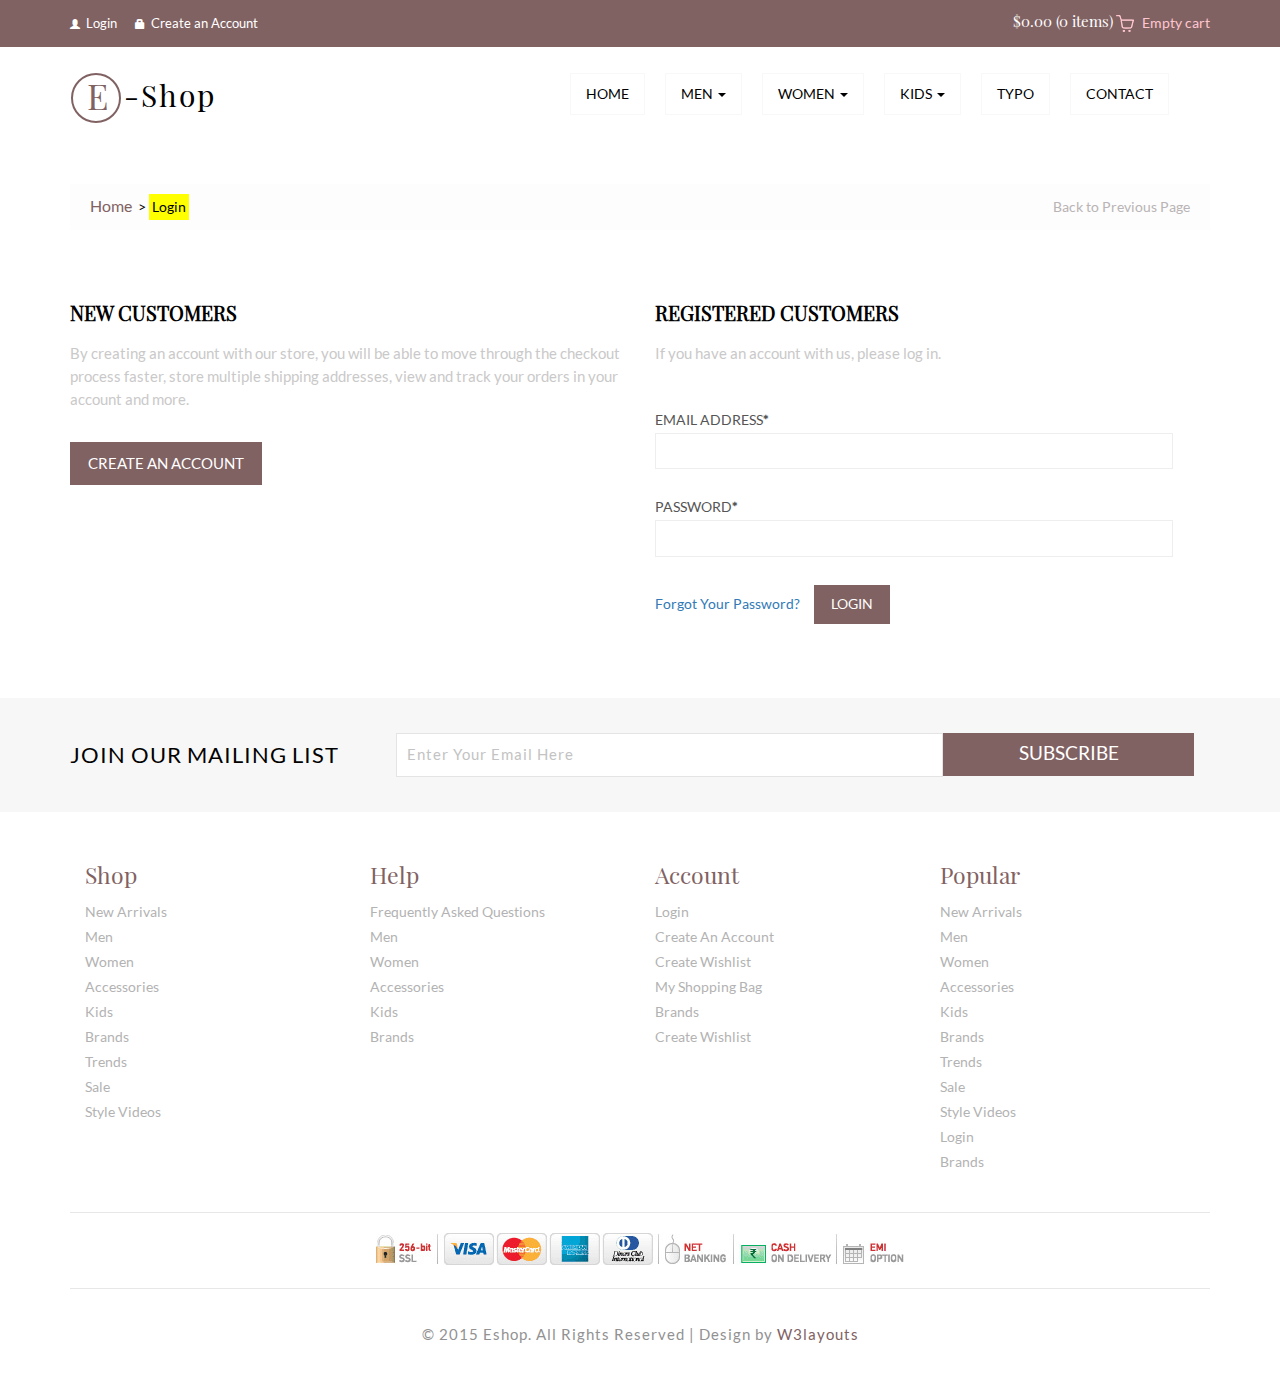
<file: web/account.html>
<!--
Author: W3layouts
Author URL: http://w3layouts.com
License: Creative Commons Attribution 3.0 Unported
License URL: http://creativecommons.org/licenses/by/3.0/
-->
<!DOCTYPE html>
<html>
<head>
<title>Eshop a Flat E-Commerce Bootstrap Responsive Website Template | Account :: w3layouts</title>
<link href="css/bootstrap.css" rel='stylesheet' type='text/css' />
<!-- jQuery (necessary for Bootstrap's JavaScript plugins) -->
<script src="js/jquery.min.js"></script>
<!-- Custom Theme files -->
<link href="css/style.css" rel="stylesheet" type="text/css" media="all" />
<!-- Custom Theme files -->
<meta name="viewport" content="width=device-width, initial-scale=1">
<meta http-equiv="Content-Type" content="text/html; charset=utf-8" />
<meta name="keywords" content="Eshop Responsive web template, Bootstrap Web Templates, Flat Web Templates, Andriod Compatible web template, 
Smartphone Compatible web template, free webdesigns for Nokia, Samsung, LG, SonyErricsson, Motorola web design" />
<script type="application/x-javascript"> addEventListener("load", function() { setTimeout(hideURLbar, 0); }, false); function hideURLbar(){ window.scrollTo(0,1); } </script>
<!--webfont-->
<!-- for bootstrap working -->
	<script type="text/javascript" src="js/bootstrap-3.1.1.min.js"></script>
<!-- //for bootstrap working -->
<!-- cart -->
	<script src="js/simpleCart.min.js"> </script>
<!-- cart -->
<link rel="stylesheet" href="css/flexslider.css" type="text/css" media="screen" />
</head>
<body>
	<!-- header-section-starts -->
	<div class="header">
		<div class="header-top-strip">
			<div class="container">
				<div class="header-top-left">
					<ul>
						<li><a href="account.html"><span class="glyphicon glyphicon-user"> </span>Login</a></li>
						<li><a href="register.html"><span class="glyphicon glyphicon-lock"> </span>Create an Account</a></li>			
					</ul>
				</div>
				<div class="header-right">
						<div class="cart box_1">
							<a href="checkout.html">
								<h3> <span class="simpleCart_total"> $0.00 </span> (<span id="simpleCart_quantity" class="simpleCart_quantity"> 0 </span> items)<img src="images/bag.png" alt=""></h3>
							</a>	
							<p><a href="javascript:;" class="simpleCart_empty">Empty cart</a></p>
							<div class="clearfix"> </div>
						</div>
				</div>
				<div class="clearfix"> </div>
			</div>
		</div>
	</div>
	<!-- header-section-ends -->
	<div class="inner-banner">
		<div class="container">
			<div class="banner-top inner-head">
				<nav class="navbar navbar-default" role="navigation">
	    <div class="navbar-header">
	        <button type="button" class="navbar-toggle" data-toggle="collapse" data-target="#bs-example-navbar-collapse-1">
		        <span class="sr-only">Toggle navigation</span>
		        <span class="icon-bar"></span>
		        <span class="icon-bar"></span>
		        <span class="icon-bar"></span>
	        </button>
				<div class="logo">
					<h1><a href="index.html"><span>E</span> -Shop</a></h1>
				</div>
	    </div>
	    <!--/.navbar-header-->
	
	    <div class="collapse navbar-collapse" id="bs-example-navbar-collapse-1">
	        <ul class="nav navbar-nav">
			<li><a href="index.html">Home</a></li>
		        <li class="dropdown">
		            <a href="#" class="dropdown-toggle" data-toggle="dropdown">Men <b class="caret"></b></a>
		            <ul class="dropdown-menu multi-column columns-3">
			            <div class="row">
				            <div class="col-sm-4">
					            <ul class="multi-column-dropdown">
									<h6>NEW IN</h6>
						            <li><a href="products.html">New In Clothing</a></li>
						            <li><a href="products.html">New In Bags</a></li>
						            <li><a href="products.html">New In Shoes</a></li>
						            <li><a href="products.html">New In Watches</a></li>
						            <li><a href="products.html">New In Grooming</a></li>
					            </ul>
				            </div>
				            <div class="col-sm-4">
					            <ul class="multi-column-dropdown">
									<h6>CLOTHING</h6>
						            <li><a href="products.html">Polos & Tees</a></li>
						            <li><a href="products.html">Casual Shirts</a></li>
						            <li><a href="products.html">Casual Trousers</a></li>
						            <li><a href="products.html">Jeans</a></li>
						            <li><a href="products.html">Shorts & 3/4th</a></li>
						            <li><a href="products.html">Formal Shirts</a></li>
						            <li><a href="products.html">Formal Trousers</a></li>
						            <li><a href="products.html">Suits & Blazers</a></li>
						            <li><a href="products.html">Track Wear</a></li>
						            <li><a href="products.html">Inner Wear</a></li>
					            </ul>
				            </div>
				            <div class="col-sm-4">
					            <ul class="multi-column-dropdown">
									<h6>WATCHES</h6>
						            <li><a href="products.html">Analog</a></li>
						            <li><a href="products.html">Chronograph</a></li>
						            <li><a href="products.html">Digital</a></li>
						            <li><a href="products.html">Watch Cases</a></li>
					            </ul>
				            </div>
							<div class="clearfix"></div>
			            </div>
		            </ul>
		        </li>
		        <li class="dropdown">
		            <a href="#" class="dropdown-toggle" data-toggle="dropdown">women <b class="caret"></b></a>
		            <ul class="dropdown-menu multi-column columns-3">
			            <div class="row">
				            <div class="col-sm-4">
					            <ul class="multi-column-dropdown">
									<h6>NEW IN</h6>
						            <li><a href="products.html">New In Clothing</a></li>
						            <li><a href="products.html">New In Bags</a></li>
						            <li><a href="products.html">New In Shoes</a></li>
						            <li><a href="products.html">New In Watches</a></li>
						            <li><a href="products.html">New In Beauty</a></li>
					            </ul>
				            </div>
				            <div class="col-sm-4">
					            <ul class="multi-column-dropdown">
									<h6>CLOTHING</h6>
						            <li><a href="products.html">Polos & Tees</a></li>
						            <li><a href="products.html">Casual Shirts</a></li>
						            <li><a href="products.html">Casual Trousers</a></li>
						            <li><a href="products.html">Jeans</a></li>
						            <li><a href="products.html">Shorts & 3/4th</a></li>
						            <li><a href="products.html">Formal Shirts</a></li>
						            <li><a href="products.html">Formal Trousers</a></li>
						            <li><a href="products.html">Suits & Blazers</a></li>
						            <li><a href="products.html">Track Wear</a></li>
						            <li><a href="products.html">Inner Wear</a></li>
					            </ul>
				            </div>
				            <div class="col-sm-4">
					            <ul class="multi-column-dropdown">
									<h6>WATCHES</h6>
						            <li><a href="products.html">Analog</a></li>
						            <li><a href="products.html">Chronograph</a></li>
						            <li><a href="products.html">Digital</a></li>
						            <li><a href="products.html">Watch Cases</a></li>
					            </ul>
				            </div>
							<div class="clearfix"></div>
			            </div>
		            </ul>
		        </li>
		        <li class="dropdown">
		        	<a href="#" class="dropdown-toggle" data-toggle="dropdown">kids <b class="caret"></b></a>
		            <ul class="dropdown-menu multi-column columns-2">
			            <div class="row">
				            <div class="col-sm-6">
					            <ul class="multi-column-dropdown">
									<h6>NEW IN</h6>
						            <li><a href="products.html">New In Boys Clothing</a></li>
						            <li><a href="products.html">New In Girls Clothing</a></li>
						            <li><a href="products.html">New In Boys Shoes</a></li>
						            <li><a href="products.html">New In Girls Shoes</a></li>
					            </ul>
				            </div>
				            <div class="col-sm-6">
					             <ul class="multi-column-dropdown">
									<h6>ACCESSORIES</h6>
						            <li><a href="products.html">Bags</a></li>
						            <li><a href="products.html">Watches</a></li>
						            <li><a href="products.html">Sun Glasses</a></li>
						            <li><a href="products.html">Jewellery</a></li>
					            </ul>
				            </div>
							<div class="clearfix"></div>
			            </div>
		            </ul>
		        </li>
					<li><a href="typography.html">TYPO</a></li>
					<li><a href="contact.html">CONTACT</a></li>
	        </ul>
	    </div>
	    <!--/.navbar-collapse-->
	</nav>
	<!--/.navbar-->
</div>
	</div>
		</div>
		<!-- content-section-starts -->
	<div class="content">
	<div class="container">
		<div class="login-page">
			    <div class="dreamcrub">
			   	 <ul class="breadcrumbs">
                    <li class="home">
                       <a href="index.html" title="Go to Home Page">Home</a>&nbsp;
                       <span>&gt;</span>
                    </li>
                    <li class="women">
                       Login
                    </li>
                </ul>
                <ul class="previous">
                	<li><a href="index.html">Back to Previous Page</a></li>
                </ul>
                <div class="clearfix"></div>
			   </div>
			   <div class="account_grid">
			   <div class="col-md-6 login-left wow fadeInLeft" data-wow-delay="0.4s">
			  	 <h2>NEW CUSTOMERS</h2>
				 <p>By creating an account with our store, you will be able to move through the checkout process faster, store multiple shipping addresses, view and track your orders in your account and more.</p>
				 <a class="acount-btn" href="register.html">Create an Account</a>
			   </div>
			   <div class="col-md-6 login-right wow fadeInRight" data-wow-delay="0.4s">
			  	<h3>REGISTERED CUSTOMERS</h3>
				<p>If you have an account with us, please log in.</p>
				<form>
				  <div>
					<span>Email Address<label>*</label></span>
					<input type="text"> 
				  </div>
				  <div>
					<span>Password<label>*</label></span>
					<input type="password"> 
				  </div>
				  <a class="forgot" href="#">Forgot Your Password?</a>
				  <input type="submit" value="Login">
			    </form>
			   </div>	
			   <div class="clearfix"> </div>
			 </div>
		   </div>
</div>
		<div class="news-letter">
			<div class="container">
				<div class="join">
					<h6>JOIN OUR MAILING LIST</h6>
					<div class="sub-left-right">
						<form>
							<input type="text" value="Enter Your Email Here" onfocus="this.value = '';" onblur="if (this.value == '') {this.value = 'Enter Your Email Here';}" />
							<input type="submit" value="SUBSCRIBE" />
						</form>
					</div>
					<div class="clearfix"> </div>
				</div>
			</div>
		</div>
		</div>
		<div class="footer">
		<div class="container">
		 <div class="footer_top">
			<div class="span_of_4">
				<div class="col-md-3 span1_of_4">
					<h4>Shop</h4>
					<ul class="f_nav">
						<li><a href="#">new arrivals</a></li>
						<li><a href="#">men</a></li>
						<li><a href="#">women</a></li>
						<li><a href="#">accessories</a></li>
						<li><a href="#">kids</a></li>
						<li><a href="#">brands</a></li>
						<li><a href="#">trends</a></li>
						<li><a href="#">sale</a></li>
						<li><a href="#">style videos</a></li>
					</ul>	
				</div>
				<div class="col-md-3 span1_of_4">
					<h4>help</h4>
					<ul class="f_nav">
						<li><a href="#">frequently asked  questions</a></li>
						<li><a href="#">men</a></li>
						<li><a href="#">women</a></li>
						<li><a href="#">accessories</a></li>
						<li><a href="#">kids</a></li>
						<li><a href="#">brands</a></li>
					</ul>	
				</div>
				<div class="col-md-3 span1_of_4">
					<h4>account</h4>
					<ul class="f_nav">
						<li><a href="account.html">login</a></li>
						<li><a href="register.html">create an account</a></li>
						<li><a href="#">create wishlist</a></li>
						<li><a href="checkout.html">my shopping bag</a></li>
						<li><a href="#">brands</a></li>
						<li><a href="#">create wishlist</a></li>
					</ul>	
				</div>
				<div class="col-md-3 span1_of_4">
					<h4>popular</h4>
					<ul class="f_nav">
						<li><a href="#">new arrivals</a></li>
						<li><a href="#">men</a></li>
						<li><a href="#">women</a></li>
						<li><a href="#">accessories</a></li>
						<li><a href="#">kids</a></li>
						<li><a href="#">brands</a></li>
						<li><a href="#">trends</a></li>
						<li><a href="#">sale</a></li>
						<li><a href="#">style videos</a></li>
						<li><a href="#">login</a></li>
						<li><a href="#">brands</a></li>
					</ul>			
				</div>
				<div class="clearfix"></div>
				</div>
		  </div>
		  <div class="cards text-center">
				<img src="images/cards.jpg" alt="" />
		  </div>
		  <div class="copyright text-center">
				<p>© 2015 Eshop. All Rights Reserved | Design by   <a href="http://w3layouts.com">  W3layouts</a></p>
		  </div>
		</div>
		</div>
</body>
</html>
</file>
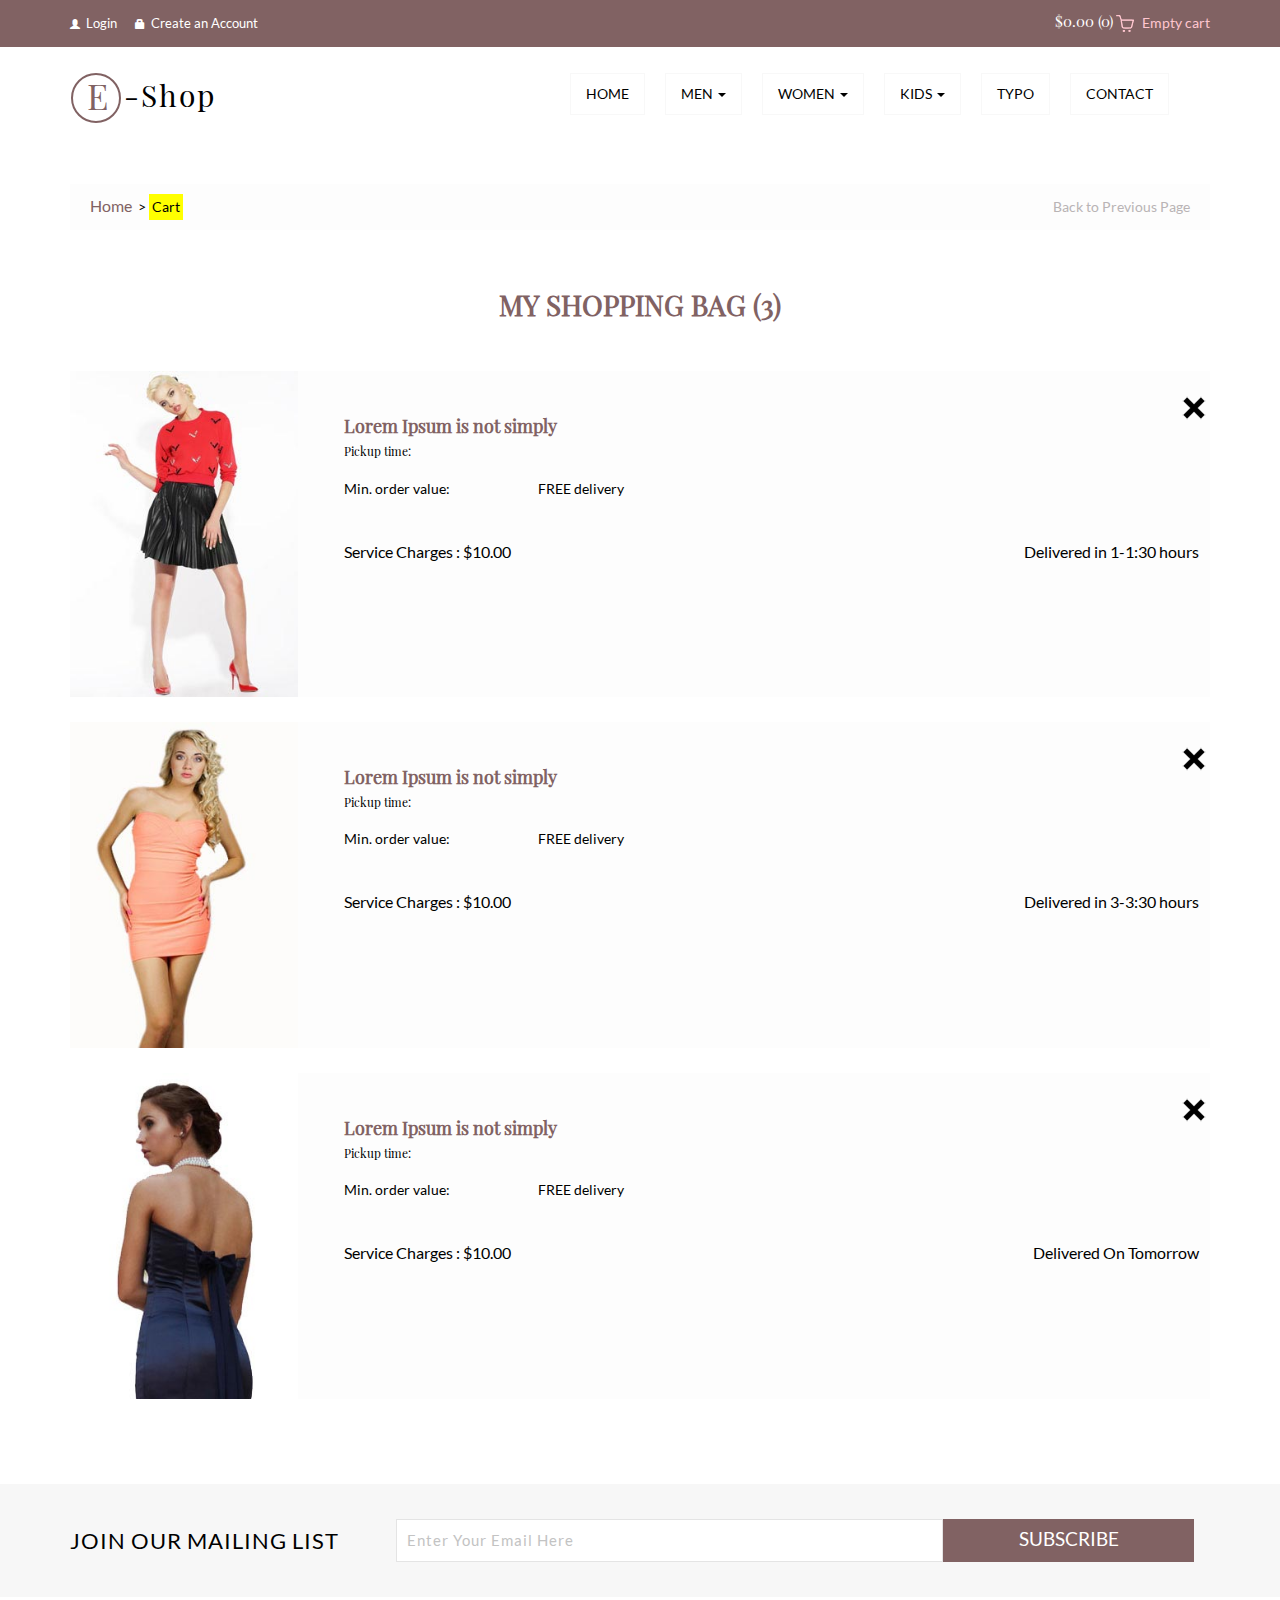
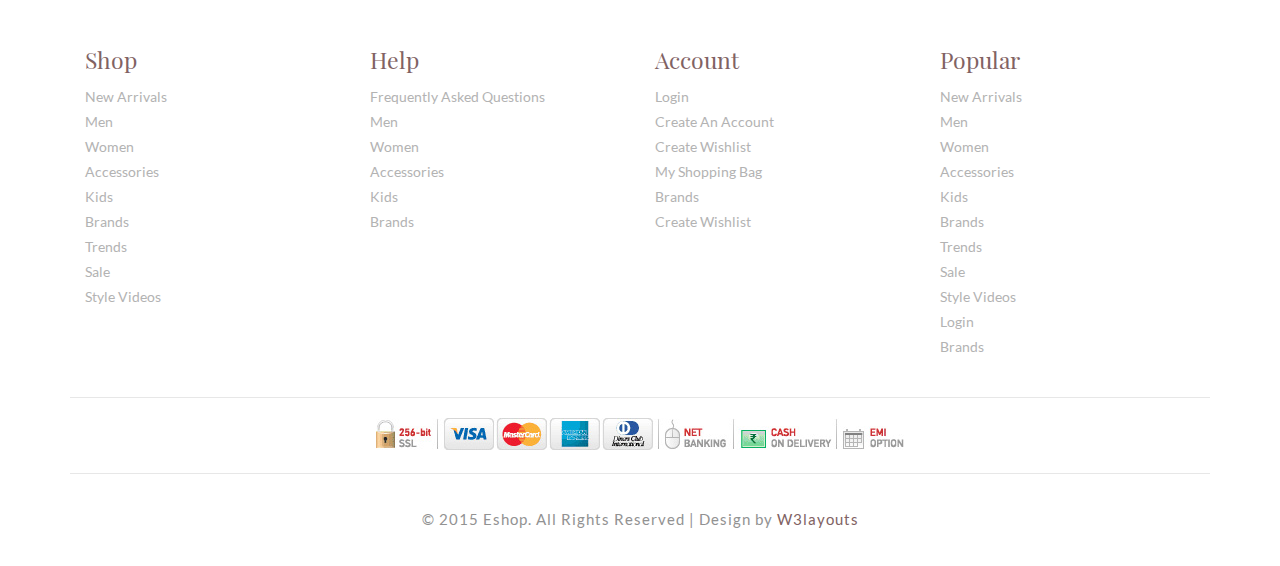
<file: web/checkout.html>
<!--
Author: W3layouts
Author URL: http://w3layouts.com
License: Creative Commons Attribution 3.0 Unported
License URL: http://creativecommons.org/licenses/by/3.0/
-->
<!DOCTYPE html>
<html>
<head>
<title>Eshop a Flat E-Commerce Bootstrap Responsive Website Template | Chectout :: w3layouts</title>
<link href="css/bootstrap.css" rel='stylesheet' type='text/css' />
<!-- jQuery (necessary for Bootstrap's JavaScript plugins) -->
<script src="js/jquery.min.js"></script>
<!-- Custom Theme files -->
<link href="css/style.css" rel="stylesheet" type="text/css" media="all" />
<!-- Custom Theme files -->
<meta name="viewport" content="width=device-width, initial-scale=1">
<meta http-equiv="Content-Type" content="text/html; charset=utf-8" />
<meta name="keywords" content="Eshop Responsive web template, Bootstrap Web Templates, Flat Web Templates, Andriod Compatible web template, 
Smartphone Compatible web template, free webdesigns for Nokia, Samsung, LG, SonyErricsson, Motorola web design" />
<script type="application/x-javascript"> addEventListener("load", function() { setTimeout(hideURLbar, 0); }, false); function hideURLbar(){ window.scrollTo(0,1); } </script>
<!--webfont-->
<!-- for bootstrap working -->
	<script type="text/javascript" src="js/bootstrap-3.1.1.min.js"></script>
<!-- //for bootstrap working -->
<!-- cart -->
	<script src="js/simpleCart.min.js"> </script>
<!-- cart -->
<link rel="stylesheet" href="css/flexslider.css" type="text/css" media="screen" />
</head>
<body>
	<!-- header-section-starts -->
	<div class="header">
		<div class="header-top-strip">
			<div class="container">
				<div class="header-top-left">
					<ul>
						<li><a href="account.html"><span class="glyphicon glyphicon-user"> </span>Login</a></li>
						<li><a href="register.html"><span class="glyphicon glyphicon-lock"> </span>Create an Account</a></li>			
					</ul>
				</div>
				<div class="header-right">
						<div class="cart box_1">
							<a href="checkout.html">
								<h3> <span class="simpleCart_total"> $0.00 </span> (<span id="simpleCart_quantity" class="simpleCart_quantity"> 0 </span>)<img src="images/bag.png" alt=""></h3>
							</a>	
							<p><a href="javascript:;" class="simpleCart_empty">Empty cart</a></p>
							<div class="clearfix"> </div>
						</div>
				</div>
				<div class="clearfix"> </div>
			</div>
		</div>
	</div>
	<!-- header-section-ends -->
	<div class="inner-banner">
		<div class="container">
			<div class="banner-top inner-head">
				<nav class="navbar navbar-default" role="navigation">
	    <div class="navbar-header">
	        <button type="button" class="navbar-toggle" data-toggle="collapse" data-target="#bs-example-navbar-collapse-1">
		        <span class="sr-only">Toggle navigation</span>
		        <span class="icon-bar"></span>
		        <span class="icon-bar"></span>
		        <span class="icon-bar"></span>
	        </button>
				<div class="logo">
					<h1><a href="index.html"><span>E</span> -Shop</a></h1>
				</div>
	    </div>
	    <!--/.navbar-header-->
	
	    <div class="collapse navbar-collapse" id="bs-example-navbar-collapse-1">
	        <ul class="nav navbar-nav">
			<li><a href="index.html">Home</a></li>
		        <li class="dropdown">
		            <a href="#" class="dropdown-toggle" data-toggle="dropdown">Men <b class="caret"></b></a>
		            <ul class="dropdown-menu multi-column columns-3">
			            <div class="row">
				            <div class="col-sm-4">
					            <ul class="multi-column-dropdown">
									<h6>NEW IN</h6>
						            <li><a href="products.html">New In Clothing</a></li>
						            <li><a href="products.html">New In Bags</a></li>
						            <li><a href="products.html">New In Shoes</a></li>
						            <li><a href="products.html">New In Watches</a></li>
						            <li><a href="products.html">New In Grooming</a></li>
					            </ul>
				            </div>
				            <div class="col-sm-4">
					            <ul class="multi-column-dropdown">
									<h6>CLOTHING</h6>
						            <li><a href="products.html">Polos & Tees</a></li>
						            <li><a href="products.html">Casual Shirts</a></li>
						            <li><a href="products.html">Casual Trousers</a></li>
						            <li><a href="products.html">Jeans</a></li>
						            <li><a href="products.html">Shorts & 3/4th</a></li>
						            <li><a href="products.html">Formal Shirts</a></li>
						            <li><a href="products.html">Formal Trousers</a></li>
						            <li><a href="products.html">Suits & Blazers</a></li>
						            <li><a href="products.html">Track Wear</a></li>
						            <li><a href="products.html">Inner Wear</a></li>
					            </ul>
				            </div>
				            <div class="col-sm-4">
					            <ul class="multi-column-dropdown">
									<h6>WATCHES</h6>
						            <li><a href="products.html">Analog</a></li>
						            <li><a href="products.html">Chronograph</a></li>
						            <li><a href="products.html">Digital</a></li>
						            <li><a href="products.html">Watch Cases</a></li>
					            </ul>
				            </div>
							<div class="clearfix"></div>
			            </div>
		            </ul>
		        </li>
		        <li class="dropdown">
		            <a href="#" class="dropdown-toggle" data-toggle="dropdown">women <b class="caret"></b></a>
		            <ul class="dropdown-menu multi-column columns-3">
			            <div class="row">
				            <div class="col-sm-4">
					            <ul class="multi-column-dropdown">
									<h6>NEW IN</h6>
						            <li><a href="products.html">New In Clothing</a></li>
						            <li><a href="products.html">New In Bags</a></li>
						            <li><a href="products.html">New In Shoes</a></li>
						            <li><a href="products.html">New In Watches</a></li>
						            <li><a href="products.html">New In Beauty</a></li>
					            </ul>
				            </div>
				            <div class="col-sm-4">
					            <ul class="multi-column-dropdown">
									<h6>CLOTHING</h6>
						            <li><a href="products.html">Polos & Tees</a></li>
						            <li><a href="products.html">Casual Shirts</a></li>
						            <li><a href="products.html">Casual Trousers</a></li>
						            <li><a href="products.html">Jeans</a></li>
						            <li><a href="products.html">Shorts & 3/4th</a></li>
						            <li><a href="products.html">Formal Shirts</a></li>
						            <li><a href="products.html">Formal Trousers</a></li>
						            <li><a href="products.html">Suits & Blazers</a></li>
						            <li><a href="products.html">Track Wear</a></li>
						            <li><a href="products.html">Inner Wear</a></li>
					            </ul>
				            </div>
				            <div class="col-sm-4">
					            <ul class="multi-column-dropdown">
									<h6>WATCHES</h6>
						            <li><a href="products.html">Analog</a></li>
						            <li><a href="products.html">Chronograph</a></li>
						            <li><a href="products.html">Digital</a></li>
						            <li><a href="products.html">Watch Cases</a></li>
					            </ul>
				            </div>
							<div class="clearfix"></div>
			            </div>
		            </ul>
		        </li>
		        <li class="dropdown">
		        	<a href="#" class="dropdown-toggle" data-toggle="dropdown">kids <b class="caret"></b></a>
		            <ul class="dropdown-menu multi-column columns-2">
			            <div class="row">
				            <div class="col-sm-6">
					            <ul class="multi-column-dropdown">
									<h6>NEW IN</h6>
						            <li><a href="products.html">New In Boys Clothing</a></li>
						            <li><a href="products.html">New In Girls Clothing</a></li>
						            <li><a href="products.html">New In Boys Shoes</a></li>
						            <li><a href="products.html">New In Girls Shoes</a></li>
					            </ul>
				            </div>
				            <div class="col-sm-6">
					             <ul class="multi-column-dropdown">
									<h6>ACCESSORIES</h6>
						            <li><a href="products.html">Bags</a></li>
						            <li><a href="products.html">Watches</a></li>
						            <li><a href="products.html">Sun Glasses</a></li>
						            <li><a href="products.html">Jewellery</a></li>
					            </ul>
				            </div>
							<div class="clearfix"></div>
			            </div>
		            </ul>
		        </li>
					<li><a href="typography.html">TYPO</a></li>
					<li><a href="contact.html">CONTACT</a></li>
	        </ul>
	    </div>
	    <!--/.navbar-collapse-->
	</nav>
	<!--/.navbar-->
</div>
	</div>
		</div>
		<!-- checkout -->
<div class="cart-items">
	<div class="container">
	<div class="dreamcrub">
			   	 <ul class="breadcrumbs">
                    <li class="home">
                       <a href="index.html" title="Go to Home Page">Home</a>&nbsp;
                       <span>&gt;</span>
                    </li>
                    <li class="women">
                       Cart
                    </li>
                </ul>
                <ul class="previous">
                	<li><a href="index.html">Back to Previous Page</a></li>
                </ul>
                <div class="clearfix"></div>
			   </div>
			 <h2>MY SHOPPING BAG (3)</h2>
		<div class="cart-gd">
				<script>$(document).ready(function(c) {
					$('.close1').on('click', function(c){
						$('.cart-header').fadeOut('slow', function(c){
							$('.cart-header').remove();
						});
						});	  
					});
			   </script>
			 <div class="cart-header">
				 <div class="close1"> </div>
				 <div class="cart-sec simpleCart_shelfItem">
						<div class="cart-item cyc">
							 <img src="images/l1.jpg" class="img-responsive" alt="">
						</div>
					   <div class="cart-item-info">
						<h3><a href="#"> Lorem Ipsum is not simply </a><span>Pickup time:</span></h3>
						<ul class="qty">
							<li><p>Min. order value:</p></li>
							<li><p>FREE delivery</p></li>
						</ul>
							 <div class="delivery">
							 <p>Service Charges : $10.00</p>
							 <span>Delivered in 1-1:30 hours</span>
							 <div class="clearfix"></div>
				        </div>	
					   </div>
					   <div class="clearfix"></div>
											
				  </div>
			 </div>
			 <script>$(document).ready(function(c) {
					$('.close2').on('click', function(c){
							$('.cart-header2').fadeOut('slow', function(c){
						$('.cart-header2').remove();
					});
					});	  
					});
			 </script>
			 <div class="cart-header2">
				 <div class="close2"> </div>
				  <div class="cart-sec simpleCart_shelfItem">
						<div class="cart-item cyc">
							 <img src="images/l2.jpg" class="img-responsive" alt="">
						</div>
					   <div class="cart-item-info">
						<h3><a href="#"> Lorem Ipsum is not simply </a><span>Pickup time:</span></h3>
						<ul class="qty">
							<li><p>Min. order value:</p></li>
							<li><p>FREE delivery</p></li>
						</ul>
							 <div class="delivery">
							 <p>Service Charges : $10.00</p>
							 <span>Delivered in 3-3:30 hours</span>
							 <div class="clearfix"></div>
				        </div>	
					   </div>
					   <div class="clearfix"></div>
											
				  </div>
			  </div>
			  <script>$(document).ready(function(c) {
					$('.close3').on('click', function(c){
							$('.cart-header3').fadeOut('slow', function(c){
						$('.cart-header3').remove();
					});
					});	  
					});
			 </script>
			  <div class="cart-header3">
				 <div class="close3"> </div>
				  <div class="cart-sec simpleCart_shelfItem">
						<div class="cart-item cyc">
							 <img src="images/l3.jpg" class="img-responsive" alt="">
						</div>
					   <div class="cart-item-info">
						<h3><a href="#"> Lorem Ipsum is not simply </a><span>Pickup time:</span></h3>
						<ul class="qty">
							<li><p>Min. order value:</p></li>
							<li><p>FREE delivery</p></li>
						</ul>
							 <div class="delivery">
							 <p>Service Charges : $10.00</p>
							 <span>Delivered On Tomorrow</span>
							 <div class="clearfix"></div>
				        </div>	
					   </div>
					   <div class="clearfix"></div>
											
				  </div>
			  </div>
		</div>
	</div>
</div>

<!-- //checkout -->	
		<div class="news-letter">
			<div class="container">
				<div class="join">
					<h6>JOIN OUR MAILING LIST</h6>
					<div class="sub-left-right">
						<form>
							<input type="text" value="Enter Your Email Here" onfocus="this.value = '';" onblur="if (this.value == '') {this.value = 'Enter Your Email Here';}" />
							<input type="submit" value="SUBSCRIBE" />
						</form>
					</div>
					<div class="clearfix"> </div>
				</div>
			</div>
		</div>
		<div class="footer">
		<div class="container">
		 <div class="footer_top">
			<div class="span_of_4">
				<div class="col-md-3 span1_of_4">
					<h4>Shop</h4>
					<ul class="f_nav">
						<li><a href="#">new arrivals</a></li>
						<li><a href="#">men</a></li>
						<li><a href="#">women</a></li>
						<li><a href="#">accessories</a></li>
						<li><a href="#">kids</a></li>
						<li><a href="#">brands</a></li>
						<li><a href="#">trends</a></li>
						<li><a href="#">sale</a></li>
						<li><a href="#">style videos</a></li>
					</ul>	
				</div>
				<div class="col-md-3 span1_of_4">
					<h4>help</h4>
					<ul class="f_nav">
						<li><a href="#">frequently asked  questions</a></li>
						<li><a href="#">men</a></li>
						<li><a href="#">women</a></li>
						<li><a href="#">accessories</a></li>
						<li><a href="#">kids</a></li>
						<li><a href="#">brands</a></li>
					</ul>	
				</div>
				<div class="col-md-3 span1_of_4">
					<h4>account</h4>
					<ul class="f_nav">
						<li><a href="account.html">login</a></li>
						<li><a href="register.html">create an account</a></li>
						<li><a href="#">create wishlist</a></li>
						<li><a href="checkout.html">my shopping bag</a></li>
						<li><a href="#">brands</a></li>
						<li><a href="#">create wishlist</a></li>
					</ul>					
				</div>
				<div class="col-md-3 span1_of_4">
					<h4>popular</h4>
					<ul class="f_nav">
						<li><a href="#">new arrivals</a></li>
						<li><a href="#">men</a></li>
						<li><a href="#">women</a></li>
						<li><a href="#">accessories</a></li>
						<li><a href="#">kids</a></li>
						<li><a href="#">brands</a></li>
						<li><a href="#">trends</a></li>
						<li><a href="#">sale</a></li>
						<li><a href="#">style videos</a></li>
						<li><a href="#">login</a></li>
						<li><a href="#">brands</a></li>
					</ul>			
				</div>
				<div class="clearfix"></div>
				</div>
		  </div>
		  <div class="cards text-center">
				<img src="images/cards.jpg" alt="" />
		  </div>
		  <div class="copyright text-center">
				<p>© 2015 Eshop. All Rights Reserved | Design by   <a href="http://w3layouts.com">  W3layouts</a></p>
		  </div>
		</div>
		</div>
</body>
</html>
</file>
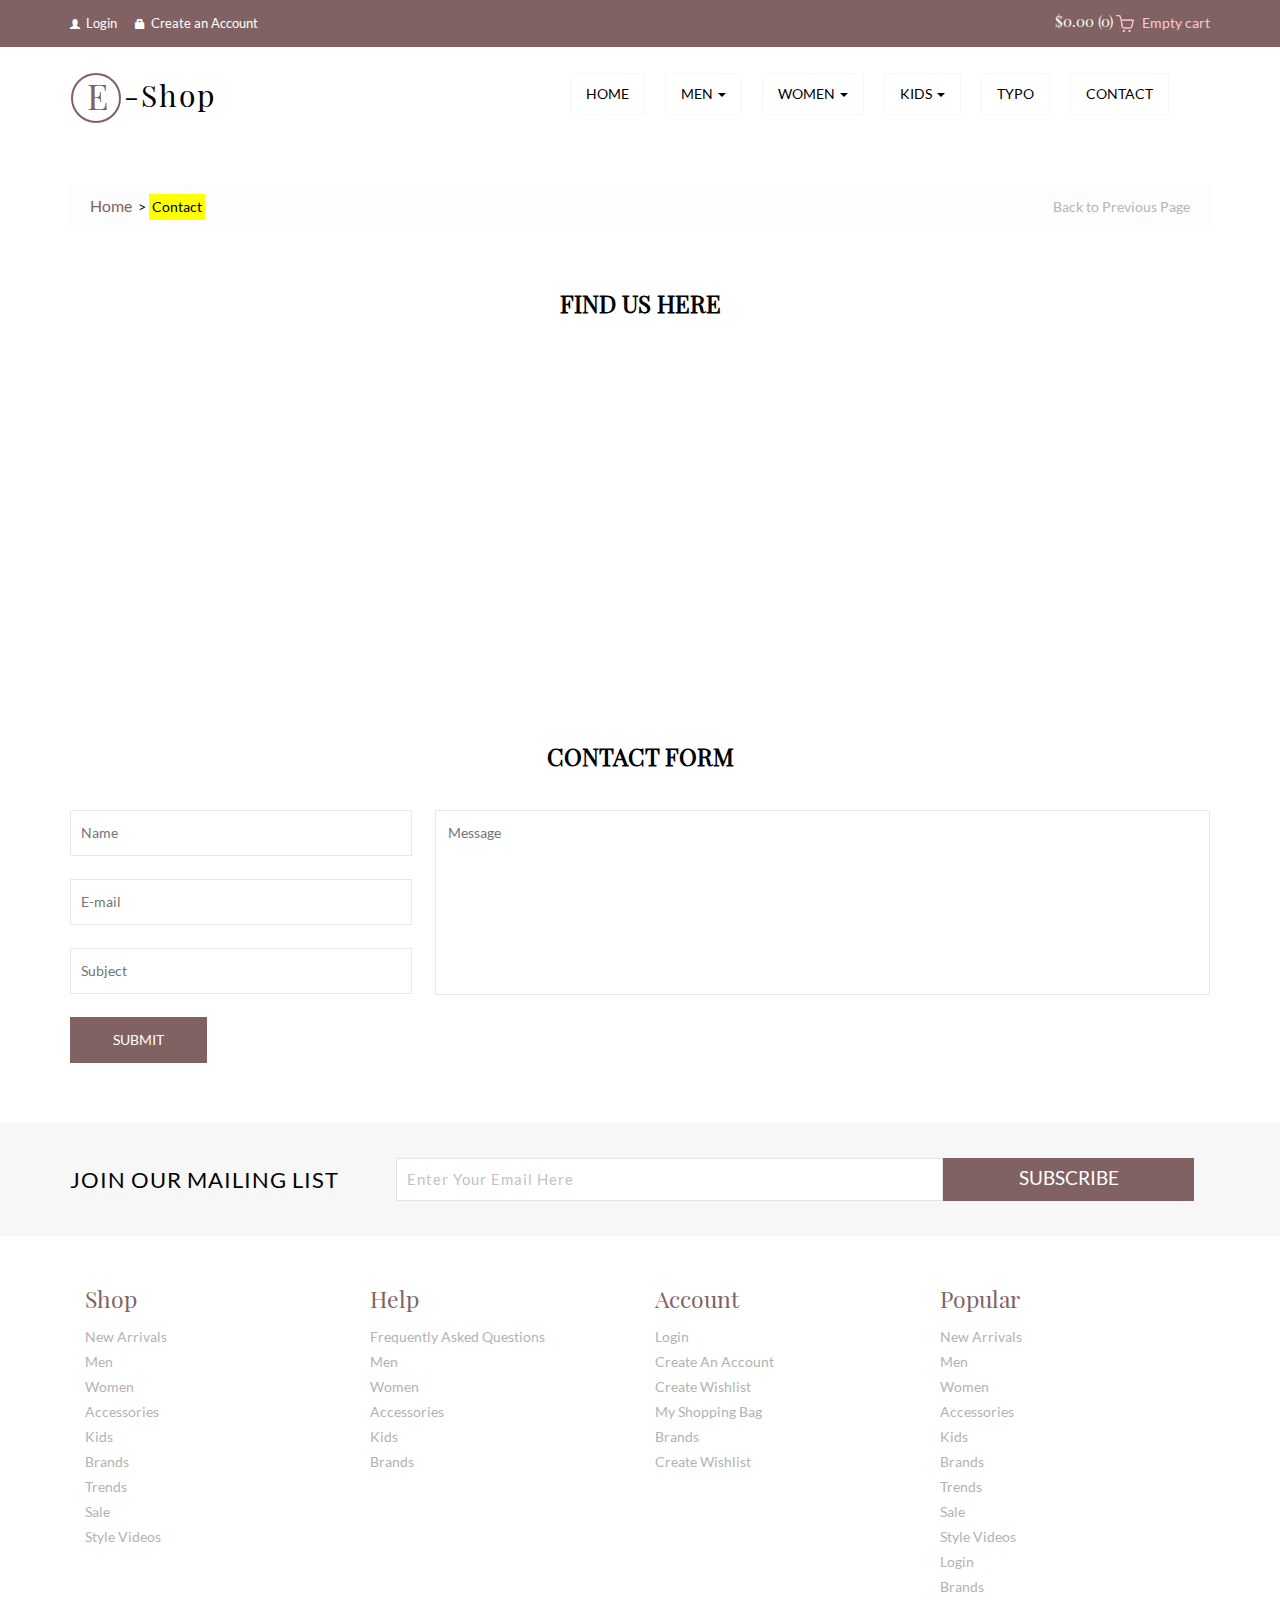
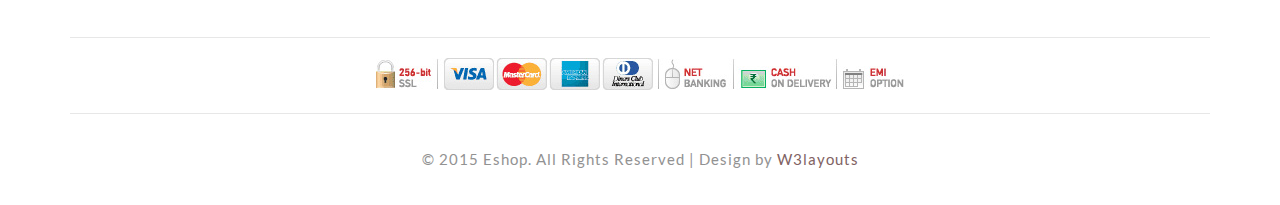
<file: web/contact.html>
<!--
Author: W3layouts
Author URL: http://w3layouts.com
License: Creative Commons Attribution 3.0 Unported
License URL: http://creativecommons.org/licenses/by/3.0/
-->
<!DOCTYPE html>
<html>
<head>
<title>Eshop a Flat E-Commerce Bootstrap Responsive Website Template | Contact :: w3layouts</title>
<link href="css/bootstrap.css" rel='stylesheet' type='text/css' />
<!-- jQuery (necessary for Bootstrap's JavaScript plugins) -->
<script src="js/jquery.min.js"></script>
<!-- Custom Theme files -->
<link href="css/style.css" rel="stylesheet" type="text/css" media="all" />
<!-- Custom Theme files -->
<meta name="viewport" content="width=device-width, initial-scale=1">
<meta http-equiv="Content-Type" content="text/html; charset=utf-8" />
<meta name="keywords" content="Eshop Responsive web template, Bootstrap Web Templates, Flat Web Templates, Andriod Compatible web template, 
Smartphone Compatible web template, free webdesigns for Nokia, Samsung, LG, SonyErricsson, Motorola web design" />
<script type="application/x-javascript"> addEventListener("load", function() { setTimeout(hideURLbar, 0); }, false); function hideURLbar(){ window.scrollTo(0,1); } </script>
<!--webfont-->
<!-- for bootstrap working -->
	<script type="text/javascript" src="js/bootstrap-3.1.1.min.js"></script>
<!-- //for bootstrap working -->
<!-- cart -->
	<script src="js/simpleCart.min.js"> </script>
<!-- cart -->
<link rel="stylesheet" href="css/flexslider.css" type="text/css" media="screen" />
</head>
<body>
	<!-- header-section-starts -->
	<div class="header">
		<div class="header-top-strip">
			<div class="container">
				<div class="header-top-left">
					<ul>
						<li><a href="account.html"><span class="glyphicon glyphicon-user"> </span>Login</a></li>
						<li><a href="register.html"><span class="glyphicon glyphicon-lock"> </span>Create an Account</a></li>			
					</ul>
				</div>
				<div class="header-right">
						<div class="cart box_1">
							<a href="checkout.html">
								<h3> <span class="simpleCart_total"> $0.00 </span> (<span id="simpleCart_quantity" class="simpleCart_quantity"> 0 </span>)<img src="images/bag.png" alt=""></h3>
							</a>	
							<p><a href="javascript:;" class="simpleCart_empty">Empty cart</a></p>
							<div class="clearfix"> </div>
						</div>
				</div>
				<div class="clearfix"> </div>
			</div>
		</div>
	</div>
	<!-- header-section-ends -->
	<div class="inner-banner">
		<div class="container">
			<div class="banner-top inner-head">
				<nav class="navbar navbar-default" role="navigation">
	    <div class="navbar-header">
	        <button type="button" class="navbar-toggle" data-toggle="collapse" data-target="#bs-example-navbar-collapse-1">
		        <span class="sr-only">Toggle navigation</span>
		        <span class="icon-bar"></span>
		        <span class="icon-bar"></span>
		        <span class="icon-bar"></span>
	        </button>
				<div class="logo">
					<h1><a href="index.html"><span>E</span> -Shop</a></h1>
				</div>
	    </div>
	    <!--/.navbar-header-->
	
	    <div class="collapse navbar-collapse" id="bs-example-navbar-collapse-1">
	        <ul class="nav navbar-nav">
			<li><a href="index.html">Home</a></li>
		        <li class="dropdown">
		            <a href="#" class="dropdown-toggle" data-toggle="dropdown">Men <b class="caret"></b></a>
		            <ul class="dropdown-menu multi-column columns-3">
			            <div class="row">
				            <div class="col-sm-4">
					            <ul class="multi-column-dropdown">
									<h6>NEW IN</h6>
						            <li><a href="products.html">New In Clothing</a></li>
						            <li><a href="products.html">New In Bags</a></li>
						            <li><a href="products.html">New In Shoes</a></li>
						            <li><a href="products.html">New In Watches</a></li>
						            <li><a href="products.html">New In Grooming</a></li>
					            </ul>
				            </div>
				            <div class="col-sm-4">
					            <ul class="multi-column-dropdown">
									<h6>CLOTHING</h6>
						            <li><a href="products.html">Polos & Tees</a></li>
						            <li><a href="products.html">Casual Shirts</a></li>
						            <li><a href="products.html">Casual Trousers</a></li>
						            <li><a href="products.html">Jeans</a></li>
						            <li><a href="products.html">Shorts & 3/4th</a></li>
						            <li><a href="products.html">Formal Shirts</a></li>
						            <li><a href="products.html">Formal Trousers</a></li>
						            <li><a href="products.html">Suits & Blazers</a></li>
						            <li><a href="products.html">Track Wear</a></li>
						            <li><a href="products.html">Inner Wear</a></li>
					            </ul>
				            </div>
				            <div class="col-sm-4">
					            <ul class="multi-column-dropdown">
									<h6>WATCHES</h6>
						            <li><a href="products.html">Analog</a></li>
						            <li><a href="products.html">Chronograph</a></li>
						            <li><a href="products.html">Digital</a></li>
						            <li><a href="products.html">Watch Cases</a></li>
					            </ul>
				            </div>
							<div class="clearfix"></div>
			            </div>
		            </ul>
		        </li>
		        <li class="dropdown">
		            <a href="#" class="dropdown-toggle" data-toggle="dropdown">women <b class="caret"></b></a>
		            <ul class="dropdown-menu multi-column columns-3">
			            <div class="row">
				            <div class="col-sm-4">
					            <ul class="multi-column-dropdown">
									<h6>NEW IN</h6>
						            <li><a href="products.html">New In Clothing</a></li>
						            <li><a href="products.html">New In Bags</a></li>
						            <li><a href="products.html">New In Shoes</a></li>
						            <li><a href="products.html">New In Watches</a></li>
						            <li><a href="products.html">New In Beauty</a></li>
					            </ul>
				            </div>
				            <div class="col-sm-4">
					            <ul class="multi-column-dropdown">
									<h6>CLOTHING</h6>
						            <li><a href="products.html">Polos & Tees</a></li>
						            <li><a href="products.html">Casual Shirts</a></li>
						            <li><a href="products.html">Casual Trousers</a></li>
						            <li><a href="products.html">Jeans</a></li>
						            <li><a href="products.html">Shorts & 3/4th</a></li>
						            <li><a href="products.html">Formal Shirts</a></li>
						            <li><a href="products.html">Formal Trousers</a></li>
						            <li><a href="products.html">Suits & Blazers</a></li>
						            <li><a href="products.html">Track Wear</a></li>
						            <li><a href="products.html">Inner Wear</a></li>
					            </ul>
				            </div>
				            <div class="col-sm-4">
					            <ul class="multi-column-dropdown">
									<h6>WATCHES</h6>
						            <li><a href="products.html">Analog</a></li>
						            <li><a href="products.html">Chronograph</a></li>
						            <li><a href="products.html">Digital</a></li>
						            <li><a href="products.html">Watch Cases</a></li>
					            </ul>
				            </div>
							<div class="clearfix"></div>
			            </div>
		            </ul>
		        </li>
		        <li class="dropdown">
		        	<a href="#" class="dropdown-toggle" data-toggle="dropdown">kids <b class="caret"></b></a>
		            <ul class="dropdown-menu multi-column columns-2">
			            <div class="row">
				            <div class="col-sm-6">
					            <ul class="multi-column-dropdown">
									<h6>NEW IN</h6>
						            <li><a href="products.html">New In Boys Clothing</a></li>
						            <li><a href="products.html">New In Girls Clothing</a></li>
						            <li><a href="products.html">New In Boys Shoes</a></li>
						            <li><a href="products.html">New In Girls Shoes</a></li>
					            </ul>
				            </div>
				            <div class="col-sm-6">
					             <ul class="multi-column-dropdown">
									<h6>ACCESSORIES</h6>
						            <li><a href="products.html">Bags</a></li>
						            <li><a href="products.html">Watches</a></li>
						            <li><a href="products.html">Sun Glasses</a></li>
						            <li><a href="products.html">Jewellery</a></li>
					            </ul>
				            </div>
							<div class="clearfix"></div>
			            </div>
		            </ul>
		        </li>
					<li><a href="typography.html">TYPO</a></li>
					<li><a href="contact.html">CONTACT</a></li>
	        </ul>
	    </div>
	    <!--/.navbar-collapse-->
	</nav>
	<!--/.navbar-->
</div>
	</div>
		</div>
		
<!-- contact-page -->
<div class="contact">
	<div class="container">
	<div class="dreamcrub">
			   	 <ul class="breadcrumbs">
                    <li class="home">
                       <a href="index.html" title="Go to Home Page">Home</a>&nbsp;
                       <span>&gt;</span>
                    </li>
                    <li class="women">
                       Contact
                    </li>
                </ul>
                <ul class="previous">
                	<li><a href="index.html">Back to Previous Page</a></li>
                </ul>
                <div class="clearfix"></div>
			   </div>
		<div class="contact-info">
			<h2>FIND US HERE</h2>
		</div>
		<div class="contact-map">
			<iframe src="https://www.google.com/maps/embed?pb=!1m18!1m12!1m3!1d6632.248000703498!2d151.265683!3d-33.7832959!2m3!1f0!2f0!3f0!3m2!1i1024!2i768!4f13.1!3m3!1m2!1s0x6b12abc7edcbeb07%3A0x5017d681632bfc0!2sManly+Vale+NSW+2093%2C+Australia!5e0!3m2!1sen!2sin!4v1433329298259" style="border:0"></iframe>
		</div>
		<div class="contact-form">
			<div class="contact-info">
				<h3>CONTACT FORM</h3>
			</div>
			<form>
				<div class="contact-left">
					<input type="text" placeholder="Name" required>
					<input type="text" placeholder="E-mail" required>
					<input type="text" placeholder="Subject" required>
				</div>
				<div class="contact-right">
					<textarea placeholder="Message" required></textarea>
				</div>
				<div class="clearfix"></div>
				<input type="submit" value="SUBMIT">
			</form>
		</div>
	</div>
</div>
<!-- //contact-page -->

		<div class="news-letter">
			<div class="container">
				<div class="join">
					<h6>JOIN OUR MAILING LIST</h6>
					<div class="sub-left-right">
						<form>
							<input type="text" value="Enter Your Email Here" onfocus="this.value = '';" onblur="if (this.value == '') {this.value = 'Enter Your Email Here';}" />
							<input type="submit" value="SUBSCRIBE" />
						</form>
					</div>
					<div class="clearfix"> </div>
				</div>
			</div>
		</div>
		<div class="footer">
		<div class="container">
		 <div class="footer_top">
			<div class="span_of_4">
				<div class="col-md-3 span1_of_4">
					<h4>Shop</h4>
					<ul class="f_nav">
						<li><a href="#">new arrivals</a></li>
						<li><a href="#">men</a></li>
						<li><a href="#">women</a></li>
						<li><a href="#">accessories</a></li>
						<li><a href="#">kids</a></li>
						<li><a href="#">brands</a></li>
						<li><a href="#">trends</a></li>
						<li><a href="#">sale</a></li>
						<li><a href="#">style videos</a></li>
					</ul>	
				</div>
				<div class="col-md-3 span1_of_4">
					<h4>help</h4>
					<ul class="f_nav">
						<li><a href="#">frequently asked  questions</a></li>
						<li><a href="#">men</a></li>
						<li><a href="#">women</a></li>
						<li><a href="#">accessories</a></li>
						<li><a href="#">kids</a></li>
						<li><a href="#">brands</a></li>
					</ul>	
				</div>
				<div class="col-md-3 span1_of_4">
					<h4>account</h4>
					<ul class="f_nav">
						<li><a href="account.html">login</a></li>
						<li><a href="register.html">create an account</a></li>
						<li><a href="#">create wishlist</a></li>
						<li><a href="checkout.html">my shopping bag</a></li>
						<li><a href="#">brands</a></li>
						<li><a href="#">create wishlist</a></li>
					</ul>					
				</div>
				<div class="col-md-3 span1_of_4">
					<h4>popular</h4>
					<ul class="f_nav">
						<li><a href="#">new arrivals</a></li>
						<li><a href="#">men</a></li>
						<li><a href="#">women</a></li>
						<li><a href="#">accessories</a></li>
						<li><a href="#">kids</a></li>
						<li><a href="#">brands</a></li>
						<li><a href="#">trends</a></li>
						<li><a href="#">sale</a></li>
						<li><a href="#">style videos</a></li>
						<li><a href="#">login</a></li>
						<li><a href="#">brands</a></li>
					</ul>			
				</div>
				<div class="clearfix"></div>
				</div>
		  </div>
		  <div class="cards text-center">
				<img src="images/cards.jpg" alt="" />
		  </div>
		  <div class="copyright text-center">
				<p>© 2015 Eshop. All Rights Reserved | Design by   <a href="http://w3layouts.com">  W3layouts</a></p>
		  </div>
		</div>
		</div>
</body>
</html>
</file>
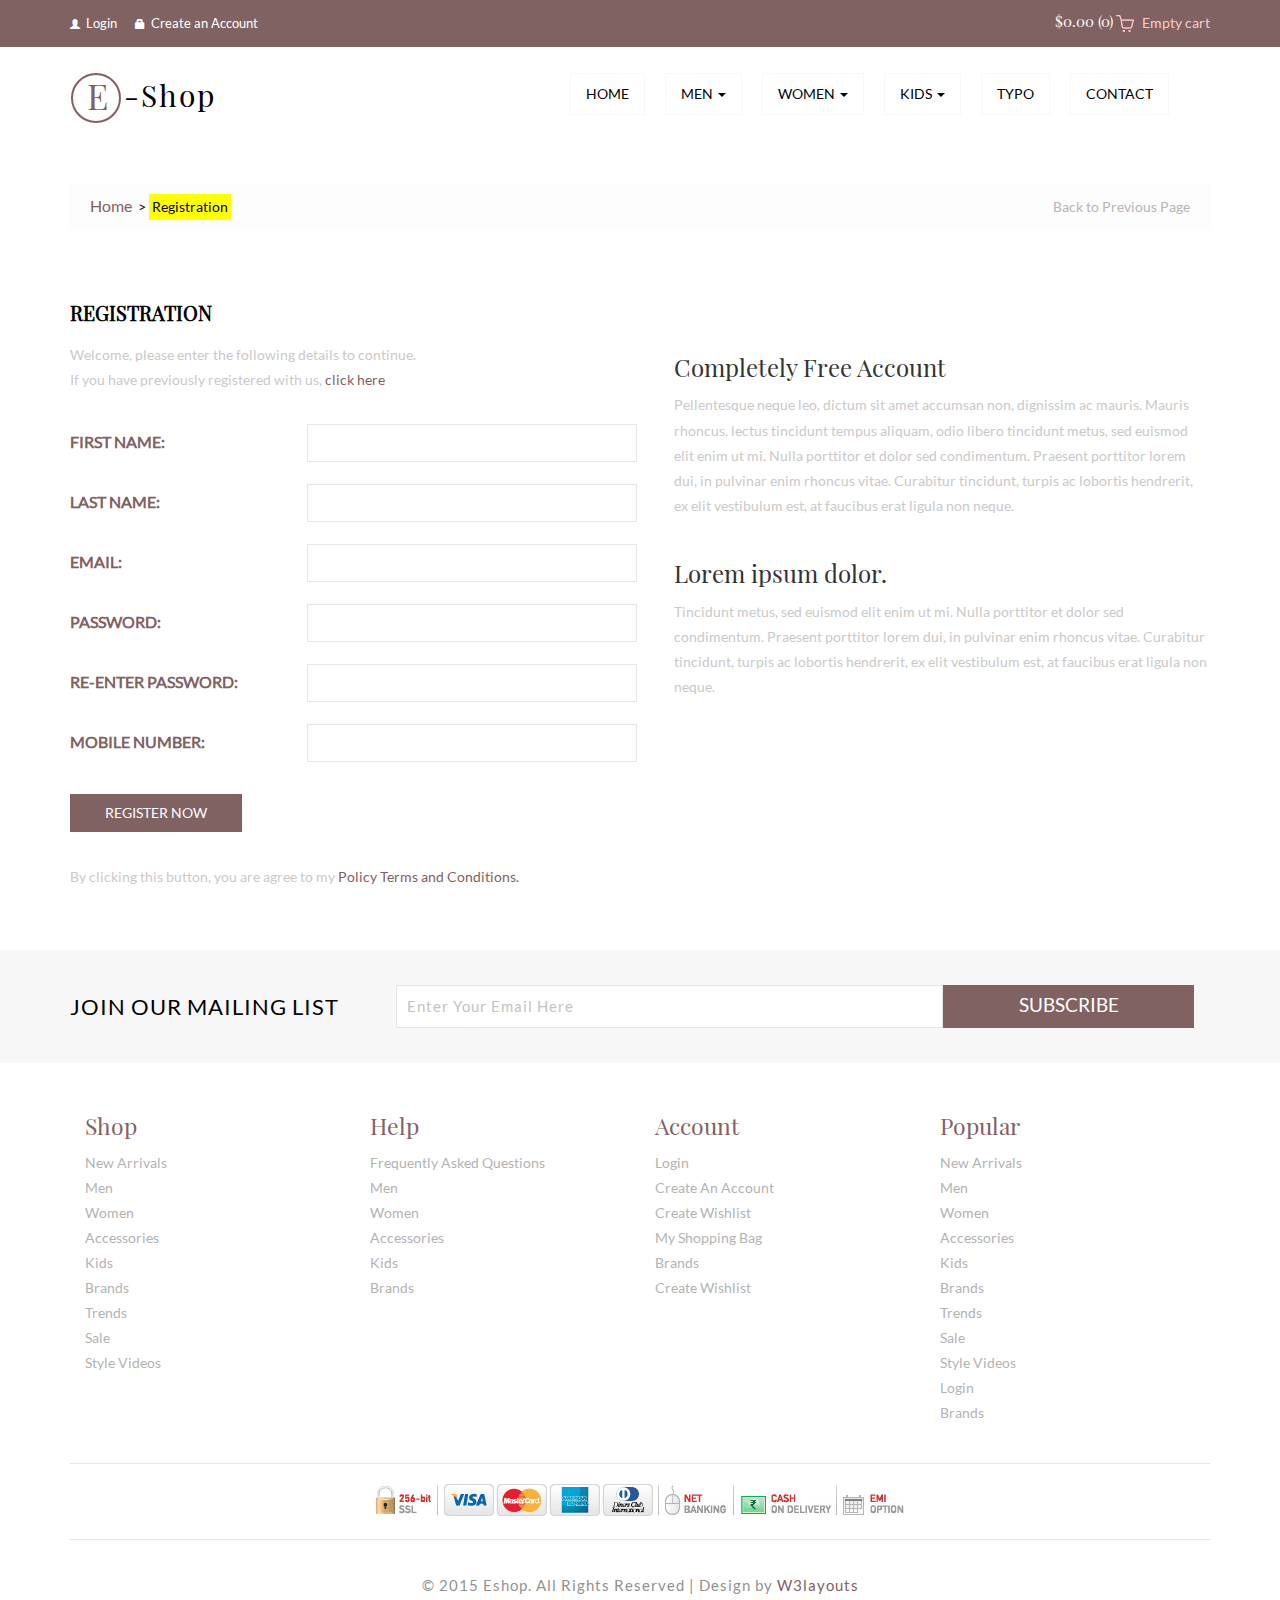
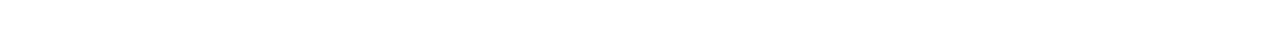
<file: web/register.html>
<!--
Author: W3layouts
Author URL: http://w3layouts.com
License: Creative Commons Attribution 3.0 Unported
License URL: http://creativecommons.org/licenses/by/3.0/
-->
<!DOCTYPE html>
<html>
<head>
<title>Eshop a Flat E-Commerce Bootstrap Responsive Website Template | Register :: w3layouts</title>
<link href="css/bootstrap.css" rel='stylesheet' type='text/css' />
<!-- jQuery (necessary for Bootstrap's JavaScript plugins) -->
<script src="js/jquery.min.js"></script>
<!-- Custom Theme files -->
<link href="css/style.css" rel="stylesheet" type="text/css" media="all" />
<!-- Custom Theme files -->
<meta name="viewport" content="width=device-width, initial-scale=1">
<meta http-equiv="Content-Type" content="text/html; charset=utf-8" />
<meta name="keywords" content="Eshop Responsive web template, Bootstrap Web Templates, Flat Web Templates, Andriod Compatible web template, 
Smartphone Compatible web template, free webdesigns for Nokia, Samsung, LG, SonyErricsson, Motorola web design" />
<script type="application/x-javascript"> addEventListener("load", function() { setTimeout(hideURLbar, 0); }, false); function hideURLbar(){ window.scrollTo(0,1); } </script>
<!--webfont-->
<!-- for bootstrap working -->
	<script type="text/javascript" src="js/bootstrap-3.1.1.min.js"></script>
<!-- //for bootstrap working -->
<!-- cart -->
	<script src="js/simpleCart.min.js"> </script>
<!-- cart -->
<link rel="stylesheet" href="css/flexslider.css" type="text/css" media="screen" />
</head>
<body>
	<!-- header-section-starts -->
	<div class="header">
		<div class="header-top-strip">
			<div class="container">
				<div class="header-top-left">
					<ul>
						<li><a href="account.html"><span class="glyphicon glyphicon-user"> </span>Login</a></li>
						<li><a href="register.html"><span class="glyphicon glyphicon-lock"> </span>Create an Account</a></li>			
					</ul>
				</div>
				<div class="header-right">
						<div class="cart box_1">
							<a href="checkout.html">
								<h3> <span class="simpleCart_total"> $0.00 </span> (<span id="simpleCart_quantity" class="simpleCart_quantity"> 0 </span>)<img src="images/bag.png" alt=""></h3>
							</a>	
							<p><a href="javascript:;" class="simpleCart_empty">Empty cart</a></p>
							<div class="clearfix"> </div>
						</div>
				</div>
				<div class="clearfix"> </div>
			</div>
		</div>
	</div>
	<!-- header-section-ends -->
	<div class="inner-banner">
		<div class="container">
			<div class="banner-top inner-head">
				<nav class="navbar navbar-default" role="navigation">
	    <div class="navbar-header">
	        <button type="button" class="navbar-toggle" data-toggle="collapse" data-target="#bs-example-navbar-collapse-1">
		        <span class="sr-only">Toggle navigation</span>
		        <span class="icon-bar"></span>
		        <span class="icon-bar"></span>
		        <span class="icon-bar"></span>
	        </button>
				<div class="logo">
					<h1><a href="index.html"><span>E</span> -Shop</a></h1>
				</div>
	    </div>
	    <!--/.navbar-header-->
	
	    <div class="collapse navbar-collapse" id="bs-example-navbar-collapse-1">
	        <ul class="nav navbar-nav">
			<li><a href="index.html">Home</a></li>
		        <li class="dropdown">
		            <a href="#" class="dropdown-toggle" data-toggle="dropdown">Men <b class="caret"></b></a>
		            <ul class="dropdown-menu multi-column columns-3">
			            <div class="row">
				            <div class="col-sm-4">
					            <ul class="multi-column-dropdown">
									<h6>NEW IN</h6>
						            <li><a href="products.html">New In Clothing</a></li>
						            <li><a href="products.html">New In Bags</a></li>
						            <li><a href="products.html">New In Shoes</a></li>
						            <li><a href="products.html">New In Watches</a></li>
						            <li><a href="products.html">New In Grooming</a></li>
					            </ul>
				            </div>
				            <div class="col-sm-4">
					            <ul class="multi-column-dropdown">
									<h6>CLOTHING</h6>
						            <li><a href="products.html">Polos & Tees</a></li>
						            <li><a href="products.html">Casual Shirts</a></li>
						            <li><a href="products.html">Casual Trousers</a></li>
						            <li><a href="products.html">Jeans</a></li>
						            <li><a href="products.html">Shorts & 3/4th</a></li>
						            <li><a href="products.html">Formal Shirts</a></li>
						            <li><a href="products.html">Formal Trousers</a></li>
						            <li><a href="products.html">Suits & Blazers</a></li>
						            <li><a href="products.html">Track Wear</a></li>
						            <li><a href="products.html">Inner Wear</a></li>
					            </ul>
				            </div>
				            <div class="col-sm-4">
					            <ul class="multi-column-dropdown">
									<h6>WATCHES</h6>
						            <li><a href="products.html">Analog</a></li>
						            <li><a href="products.html">Chronograph</a></li>
						            <li><a href="products.html">Digital</a></li>
						            <li><a href="products.html">Watch Cases</a></li>
					            </ul>
				            </div>
							<div class="clearfix"></div>
			            </div>
		            </ul>
		        </li>
		        <li class="dropdown">
		            <a href="#" class="dropdown-toggle" data-toggle="dropdown">women <b class="caret"></b></a>
		            <ul class="dropdown-menu multi-column columns-3">
			            <div class="row">
				            <div class="col-sm-4">
					            <ul class="multi-column-dropdown">
									<h6>NEW IN</h6>
						            <li><a href="products.html">New In Clothing</a></li>
						            <li><a href="products.html">New In Bags</a></li>
						            <li><a href="products.html">New In Shoes</a></li>
						            <li><a href="products.html">New In Watches</a></li>
						            <li><a href="products.html">New In Beauty</a></li>
					            </ul>
				            </div>
				            <div class="col-sm-4">
					            <ul class="multi-column-dropdown">
									<h6>CLOTHING</h6>
						            <li><a href="products.html">Polos & Tees</a></li>
						            <li><a href="products.html">Casual Shirts</a></li>
						            <li><a href="products.html">Casual Trousers</a></li>
						            <li><a href="products.html">Jeans</a></li>
						            <li><a href="products.html">Shorts & 3/4th</a></li>
						            <li><a href="products.html">Formal Shirts</a></li>
						            <li><a href="products.html">Formal Trousers</a></li>
						            <li><a href="products.html">Suits & Blazers</a></li>
						            <li><a href="products.html">Track Wear</a></li>
						            <li><a href="products.html">Inner Wear</a></li>
					            </ul>
				            </div>
				            <div class="col-sm-4">
					            <ul class="multi-column-dropdown">
									<h6>WATCHES</h6>
						            <li><a href="products.html">Analog</a></li>
						            <li><a href="products.html">Chronograph</a></li>
						            <li><a href="products.html">Digital</a></li>
						            <li><a href="products.html">Watch Cases</a></li>
					            </ul>
				            </div>
							<div class="clearfix"></div>
			            </div>
		            </ul>
		        </li>
		        <li class="dropdown">
		        	<a href="#" class="dropdown-toggle" data-toggle="dropdown">kids <b class="caret"></b></a>
		            <ul class="dropdown-menu multi-column columns-2">
			            <div class="row">
				            <div class="col-sm-6">
					            <ul class="multi-column-dropdown">
									<h6>NEW IN</h6>
						            <li><a href="products.html">New In Boys Clothing</a></li>
						            <li><a href="products.html">New In Girls Clothing</a></li>
						            <li><a href="products.html">New In Boys Shoes</a></li>
						            <li><a href="products.html">New In Girls Shoes</a></li>
					            </ul>
				            </div>
				            <div class="col-sm-6">
					             <ul class="multi-column-dropdown">
									<h6>ACCESSORIES</h6>
						            <li><a href="products.html">Bags</a></li>
						            <li><a href="products.html">Watches</a></li>
						            <li><a href="products.html">Sun Glasses</a></li>
						            <li><a href="products.html">Jewellery</a></li>
					            </ul>
				            </div>
							<div class="clearfix"></div>
			            </div>
		            </ul>
		        </li>
					<li><a href="typography.html">TYPO</a></li>
					<li><a href="contact.html">CONTACT</a></li>
	        </ul>
	    </div>
	    <!--/.navbar-collapse-->
	</nav>
	<!--/.navbar-->
</div>
	</div>
		</div>
		<!-- registration-form -->
<div class="registration-form">
	<div class="container">
	<div class="dreamcrub">
			   	 <ul class="breadcrumbs">
                    <li class="home">
                       <a href="index.html" title="Go to Home Page">Home</a>&nbsp;
                       <span>&gt;</span>
                    </li>
                    <li class="women">
                       Registration
                    </li>
                </ul>
                <ul class="previous">
                	<li><a href="index.html">Back to Previous Page</a></li>
                </ul>
                <div class="clearfix"></div>
			   </div>
		<h2>Registration</h2>
		<div class="registration-grids">
			<div class="reg-form">
				<div class="reg">
					 <p>Welcome, please enter the following details to continue.</p>
					 <p>If you have previously registered with us, <a href="#">click here</a></p>
					 <form>
						 <ul>
							 <li class="text-info">First Name: </li>
							 <li><input type="text" value=""></li>
						 </ul>
						 <ul>
							 <li class="text-info">Last Name: </li>
							 <li><input type="text" value=""></li>
						 </ul>				 
						<ul>
							 <li class="text-info">Email: </li>
							 <li><input type="text" value=""></li>
						 </ul>
						 <ul>
							 <li class="text-info">Password: </li>
							 <li><input type="password" value=""></li>
						 </ul>
						 <ul>
							 <li class="text-info">Re-enter Password:</li>
							 <li><input type="password" value=""></li>
						 </ul>
						 <ul>
							 <li class="text-info">Mobile Number:</li>
							 <li><input type="text" value=""></li>
						 </ul>						
						 <input type="submit" value="REGISTER NOW">
						 <p class="click">By clicking this button, you are agree to my  <a href="#">Policy Terms and Conditions.</a></p> 
					 </form>
				 </div>
			</div>
			<div class="reg-right">
				 <h3>Completely Free Account</h3>
				 <div class="strip"></div>
				 <p>Pellentesque neque leo, dictum sit amet accumsan non, dignissim ac mauris. Mauris rhoncus, lectus tincidunt tempus aliquam, odio 
				 libero tincidunt metus, sed euismod elit enim ut mi. Nulla porttitor et dolor sed condimentum. Praesent porttitor lorem dui, in pulvinar enim rhoncus vitae. Curabitur tincidunt, turpis ac lobortis hendrerit, ex elit vestibulum est, at faucibus erat ligula non neque.</p>
				 <h3 class="lorem">Lorem ipsum dolor.</h3>
				 <div class="strip"></div>
				 <p>Tincidunt metus, sed euismod elit enim ut mi. Nulla porttitor et dolor sed condimentum. Praesent porttitor lorem dui, in pulvinar enim rhoncus vitae. Curabitur tincidunt, turpis ac lobortis hendrerit, ex elit vestibulum est, at faucibus erat ligula non neque.</p>
			</div>
			<div class="clearfix"></div>
		</div>
	</div>
</div>
<!-- registration-form -->

		<div class="news-letter">
			<div class="container">
				<div class="join">
					<h6>JOIN OUR MAILING LIST</h6>
					<div class="sub-left-right">
						<form>
							<input type="text" value="Enter Your Email Here" onfocus="this.value = '';" onblur="if (this.value == '') {this.value = 'Enter Your Email Here';}" />
							<input type="submit" value="SUBSCRIBE" />
						</form>
					</div>
					<div class="clearfix"> </div>
				</div>
			</div>
		</div>
		<div class="footer">
		<div class="container">
		 <div class="footer_top">
			<div class="span_of_4">
				<div class="col-md-3 span1_of_4">
					<h4>Shop</h4>
					<ul class="f_nav">
						<li><a href="#">new arrivals</a></li>
						<li><a href="#">men</a></li>
						<li><a href="#">women</a></li>
						<li><a href="#">accessories</a></li>
						<li><a href="#">kids</a></li>
						<li><a href="#">brands</a></li>
						<li><a href="#">trends</a></li>
						<li><a href="#">sale</a></li>
						<li><a href="#">style videos</a></li>
					</ul>	
				</div>
				<div class="col-md-3 span1_of_4">
					<h4>help</h4>
					<ul class="f_nav">
						<li><a href="#">frequently asked  questions</a></li>
						<li><a href="#">men</a></li>
						<li><a href="#">women</a></li>
						<li><a href="#">accessories</a></li>
						<li><a href="#">kids</a></li>
						<li><a href="#">brands</a></li>
					</ul>	
				</div>
				<div class="col-md-3 span1_of_4">
					<h4>account</h4>
					<ul class="f_nav">
						<li><a href="account.html">login</a></li>
						<li><a href="register.html">create an account</a></li>
						<li><a href="#">create wishlist</a></li>
						<li><a href="checkout.html">my shopping bag</a></li>
						<li><a href="#">brands</a></li>
						<li><a href="#">create wishlist</a></li>
					</ul>				
				</div>
				<div class="col-md-3 span1_of_4">
					<h4>popular</h4>
					<ul class="f_nav">
						<li><a href="#">new arrivals</a></li>
						<li><a href="#">men</a></li>
						<li><a href="#">women</a></li>
						<li><a href="#">accessories</a></li>
						<li><a href="#">kids</a></li>
						<li><a href="#">brands</a></li>
						<li><a href="#">trends</a></li>
						<li><a href="#">sale</a></li>
						<li><a href="#">style videos</a></li>
						<li><a href="#">login</a></li>
						<li><a href="#">brands</a></li>
					</ul>			
				</div>
				<div class="clearfix"></div>
				</div>
		  </div>
		  <div class="cards text-center">
				<img src="images/cards.jpg" alt="" />
		  </div>
		  <div class="copyright text-center">
				<p>© 2015 Eshop. All Rights Reserved | Design by   <a href="http://w3layouts.com">  W3layouts</a></p>
		  </div>
		</div>
		</div>
</body>
</html>
</file>
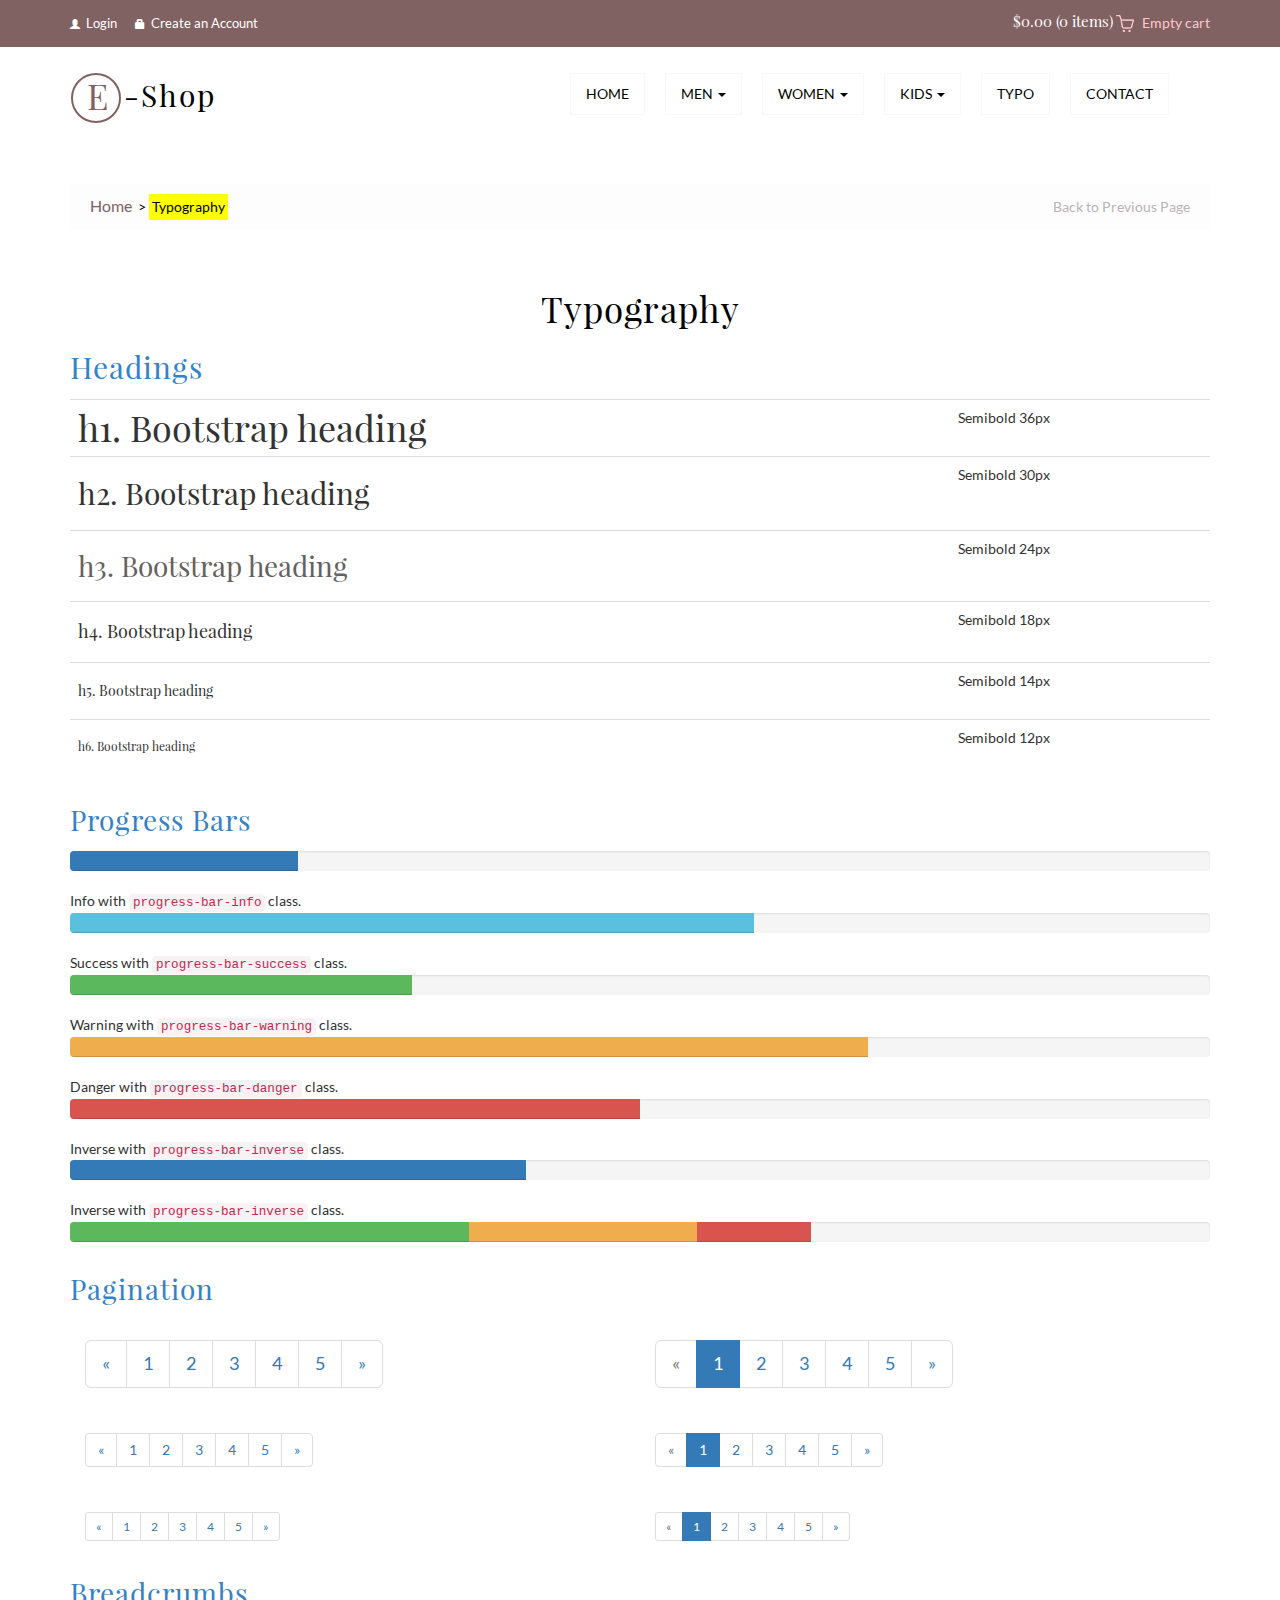
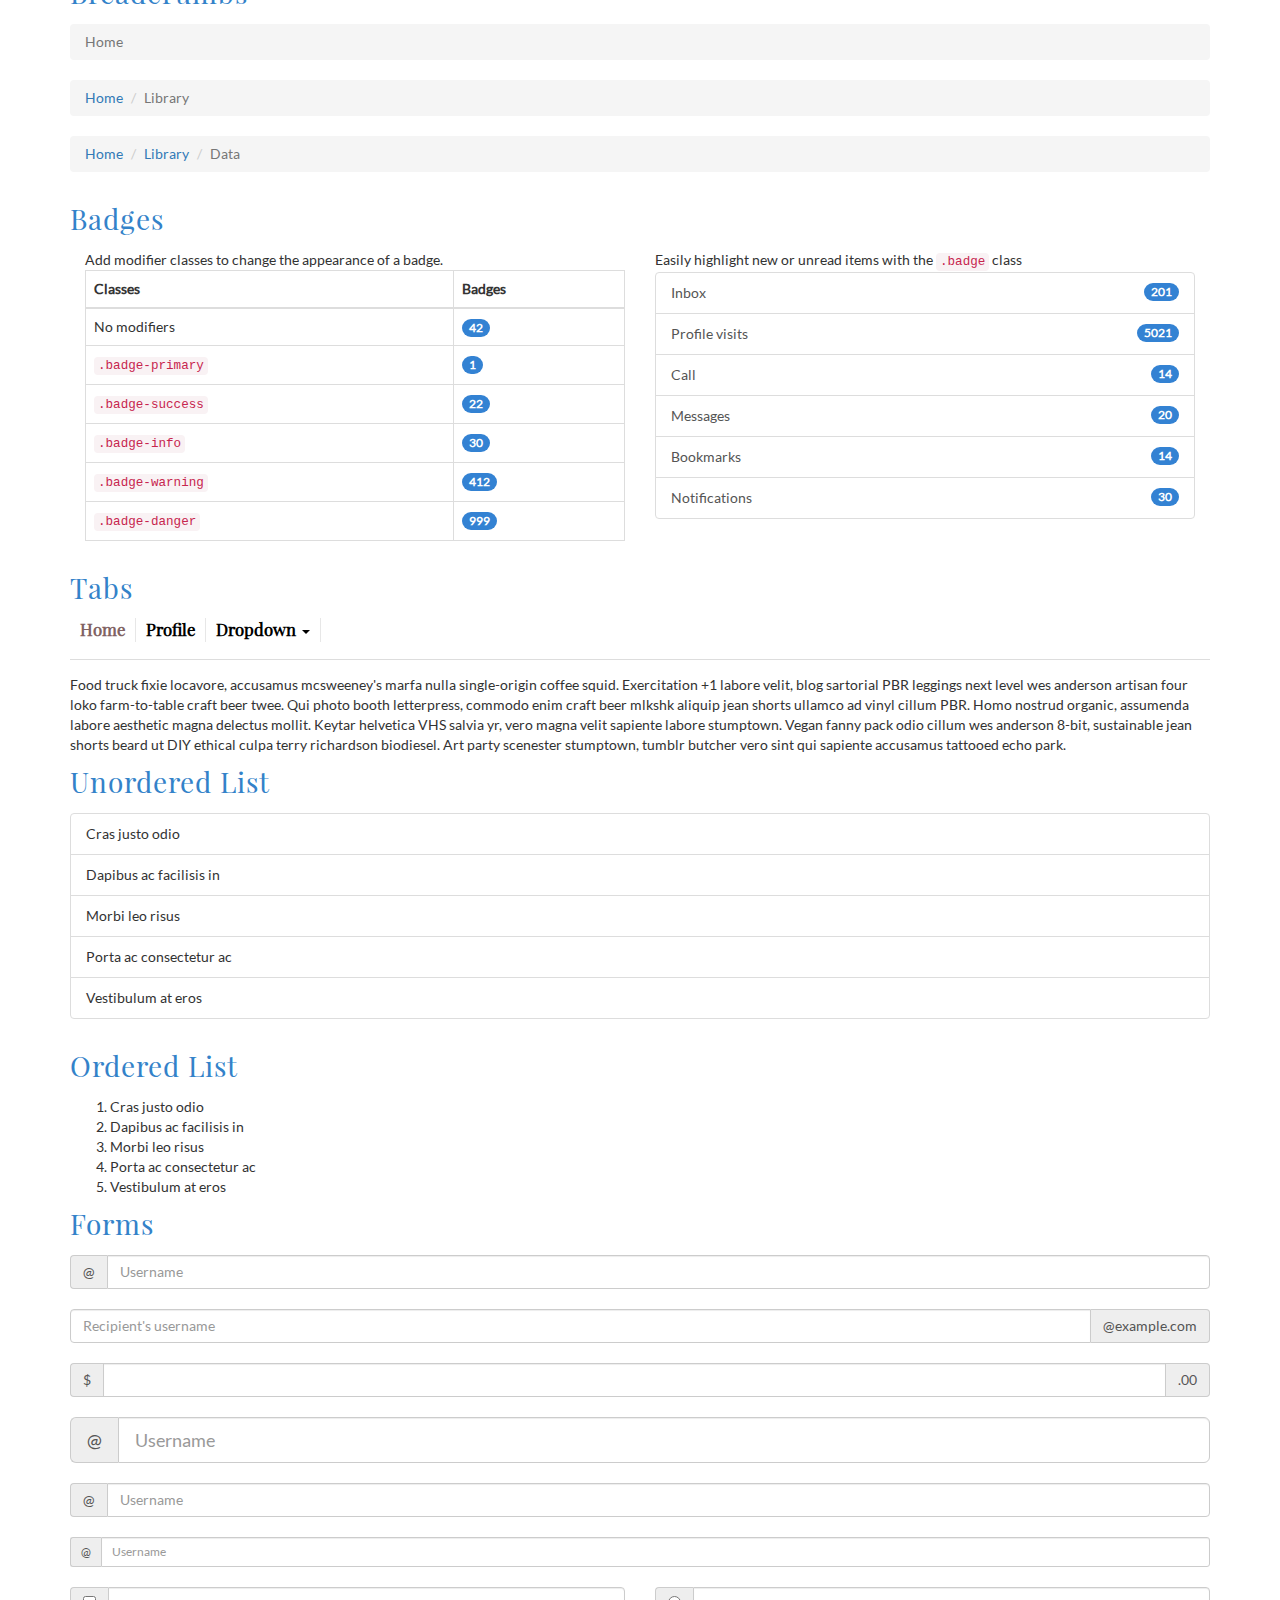
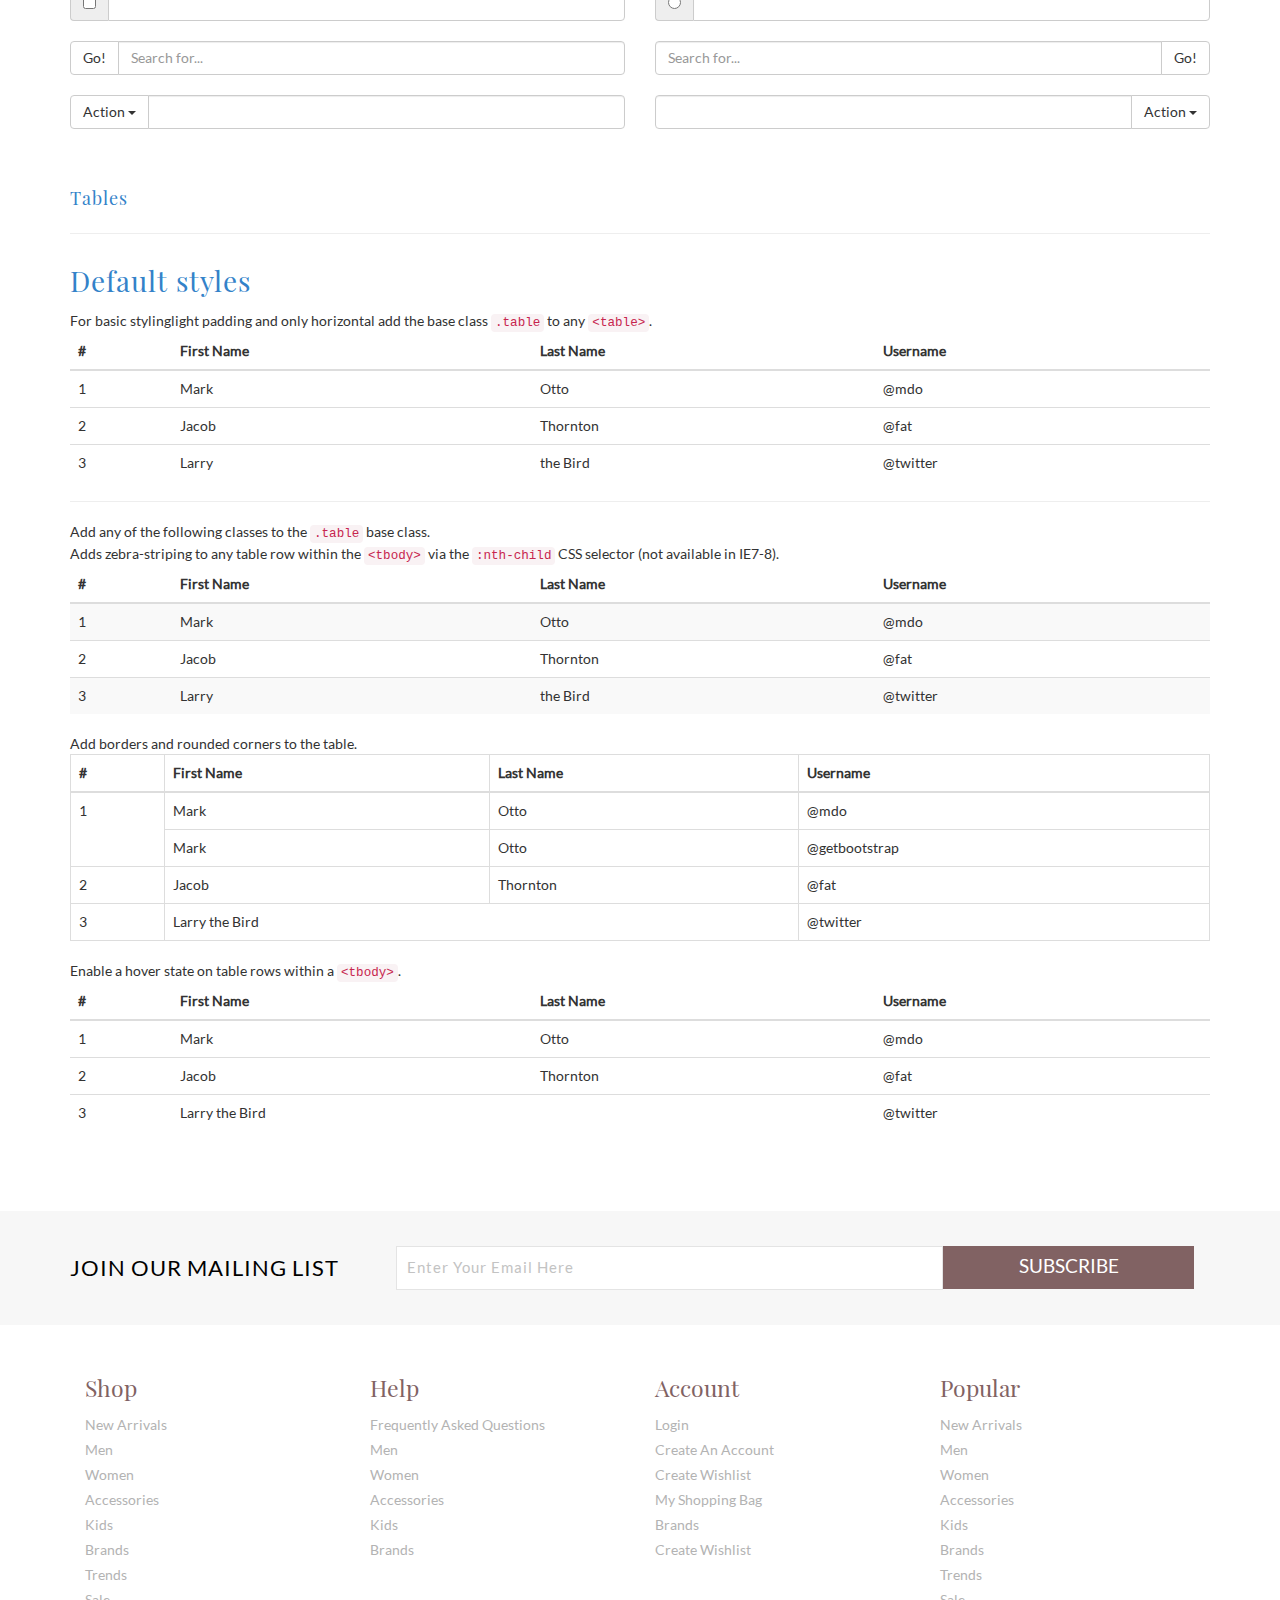
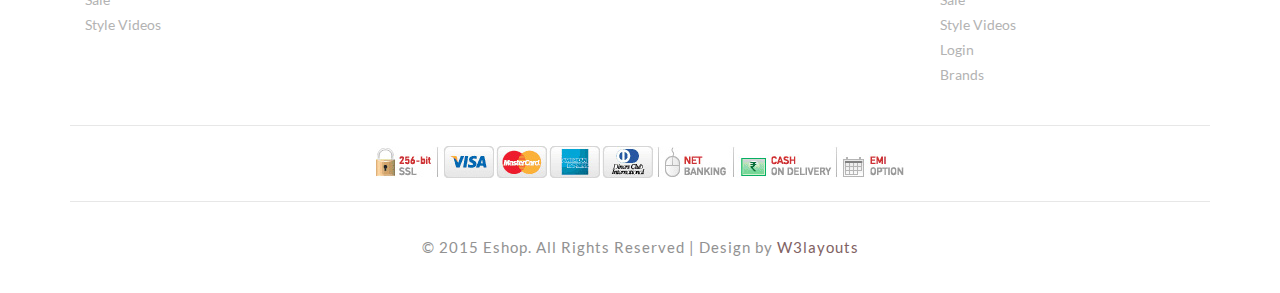
<file: web/typography.html>
<!--
Author: W3layouts
Author URL: http://w3layouts.com
License: Creative Commons Attribution 3.0 Unported
License URL: http://creativecommons.org/licenses/by/3.0/
-->
<!DOCTYPE html>
<html>
<head>
<title>Eshop a Flat E-Commerce Bootstrap Responsive Website Template | Typography :: w3layouts</title>
<link href="css/bootstrap.css" rel='stylesheet' type='text/css' />
<!-- jQuery (necessary for Bootstrap's JavaScript plugins) -->
<script src="js/jquery.min.js"></script>
<!-- Custom Theme files -->
<link href="css/style.css" rel="stylesheet" type="text/css" media="all" />
<!-- Custom Theme files -->
<meta name="viewport" content="width=device-width, initial-scale=1">
<meta http-equiv="Content-Type" content="text/html; charset=utf-8" />
<meta name="keywords" content="Eshop Responsive web template, Bootstrap Web Templates, Flat Web Templates, Andriod Compatible web template, 
Smartphone Compatible web template, free webdesigns for Nokia, Samsung, LG, SonyErricsson, Motorola web design" />
<script type="application/x-javascript"> addEventListener("load", function() { setTimeout(hideURLbar, 0); }, false); function hideURLbar(){ window.scrollTo(0,1); } </script>
<!--webfont-->
<!-- for bootstrap working -->
	<script type="text/javascript" src="js/bootstrap-3.1.1.min.js"></script>
<!-- //for bootstrap working -->
<!-- cart -->
	<script src="js/simpleCart.min.js"> </script>
<!-- cart -->
<link rel="stylesheet" href="css/flexslider.css" type="text/css" media="screen" />
</head>
<body>
	<!-- header-section-starts -->
	<div class="header">
		<div class="header-top-strip">
			<div class="container">
				<div class="header-top-left">
					<ul>
						<li><a href="account.html"><span class="glyphicon glyphicon-user"> </span>Login</a></li>
						<li><a href="register.html"><span class="glyphicon glyphicon-lock"> </span>Create an Account</a></li>			
					</ul>
				</div>
				<div class="header-right">
						<div class="cart box_1">
							<a href="checkout.html">
								<h3> <span class="simpleCart_total"> $0.00 </span> (<span id="simpleCart_quantity" class="simpleCart_quantity"> 0 </span> items)<img src="images/bag.png" alt=""></h3>
							</a>	
							<p><a href="javascript:;" class="simpleCart_empty">Empty cart</a></p>
							<div class="clearfix"> </div>
						</div>
				</div>
				<div class="clearfix"> </div>
			</div>
		</div>
	</div>
	<!-- header-section-ends -->
	<div class="inner-banner">
		<div class="container">
			<div class="banner-top inner-head">
				<nav class="navbar navbar-default" role="navigation">
	    <div class="navbar-header">
	        <button type="button" class="navbar-toggle" data-toggle="collapse" data-target="#bs-example-navbar-collapse-1">
		        <span class="sr-only">Toggle navigation</span>
		        <span class="icon-bar"></span>
		        <span class="icon-bar"></span>
		        <span class="icon-bar"></span>
	        </button>
				<div class="logo">
					<h1><a href="index.html"><span>E</span> -Shop</a></h1>
				</div>
	    </div>
	    <!--/.navbar-header-->
	
	    <div class="collapse navbar-collapse" id="bs-example-navbar-collapse-1">
	        <ul class="nav navbar-nav">
			<li><a href="index.html">Home</a></li>
		        <li class="dropdown">
		            <a href="#" class="dropdown-toggle" data-toggle="dropdown">Men <b class="caret"></b></a>
		            <ul class="dropdown-menu multi-column columns-3">
			            <div class="row">
				            <div class="col-sm-4">
					            <ul class="multi-column-dropdown">
									<h6>NEW IN</h6>
						            <li><a href="products.html">New In Clothing</a></li>
						            <li><a href="products.html">New In Bags</a></li>
						            <li><a href="products.html">New In Shoes</a></li>
						            <li><a href="products.html">New In Watches</a></li>
						            <li><a href="products.html">New In Grooming</a></li>
					            </ul>
				            </div>
				            <div class="col-sm-4">
					            <ul class="multi-column-dropdown">
									<h6>CLOTHING</h6>
						            <li><a href="products.html">Polos & Tees</a></li>
						            <li><a href="products.html">Casual Shirts</a></li>
						            <li><a href="products.html">Casual Trousers</a></li>
						            <li><a href="products.html">Jeans</a></li>
						            <li><a href="products.html">Shorts & 3/4th</a></li>
						            <li><a href="products.html">Formal Shirts</a></li>
						            <li><a href="products.html">Formal Trousers</a></li>
						            <li><a href="products.html">Suits & Blazers</a></li>
						            <li><a href="products.html">Track Wear</a></li>
						            <li><a href="products.html">Inner Wear</a></li>
					            </ul>
				            </div>
				            <div class="col-sm-4">
					            <ul class="multi-column-dropdown">
									<h6>WATCHES</h6>
						            <li><a href="products.html">Analog</a></li>
						            <li><a href="products.html">Chronograph</a></li>
						            <li><a href="products.html">Digital</a></li>
						            <li><a href="products.html">Watch Cases</a></li>
					            </ul>
				            </div>
							<div class="clearfix"></div>
			            </div>
		            </ul>
		        </li>
		        <li class="dropdown">
		            <a href="#" class="dropdown-toggle" data-toggle="dropdown">women <b class="caret"></b></a>
		            <ul class="dropdown-menu multi-column columns-3">
			            <div class="row">
				            <div class="col-sm-4">
					            <ul class="multi-column-dropdown">
									<h6>NEW IN</h6>
						            <li><a href="products.html">New In Clothing</a></li>
						            <li><a href="products.html">New In Bags</a></li>
						            <li><a href="products.html">New In Shoes</a></li>
						            <li><a href="products.html">New In Watches</a></li>
						            <li><a href="products.html">New In Beauty</a></li>
					            </ul>
				            </div>
				            <div class="col-sm-4">
					            <ul class="multi-column-dropdown">
									<h6>CLOTHING</h6>
						            <li><a href="products.html">Polos & Tees</a></li>
						            <li><a href="products.html">Casual Shirts</a></li>
						            <li><a href="products.html">Casual Trousers</a></li>
						            <li><a href="products.html">Jeans</a></li>
						            <li><a href="products.html">Shorts & 3/4th</a></li>
						            <li><a href="products.html">Formal Shirts</a></li>
						            <li><a href="products.html">Formal Trousers</a></li>
						            <li><a href="products.html">Suits & Blazers</a></li>
						            <li><a href="products.html">Track Wear</a></li>
						            <li><a href="products.html">Inner Wear</a></li>
					            </ul>
				            </div>
				            <div class="col-sm-4">
					            <ul class="multi-column-dropdown">
									<h6>WATCHES</h6>
						            <li><a href="products.html">Analog</a></li>
						            <li><a href="products.html">Chronograph</a></li>
						            <li><a href="products.html">Digital</a></li>
						            <li><a href="products.html">Watch Cases</a></li>
					            </ul>
				            </div>
							<div class="clearfix"></div>
			            </div>
		            </ul>
		        </li>
		        <li class="dropdown">
		        	<a href="#" class="dropdown-toggle" data-toggle="dropdown">kids <b class="caret"></b></a>
		            <ul class="dropdown-menu multi-column columns-2">
			            <div class="row">
				            <div class="col-sm-6">
					            <ul class="multi-column-dropdown">
									<h6>NEW IN</h6>
						            <li><a href="products.html">New In Boys Clothing</a></li>
						            <li><a href="products.html">New In Girls Clothing</a></li>
						            <li><a href="products.html">New In Boys Shoes</a></li>
						            <li><a href="products.html">New In Girls Shoes</a></li>
					            </ul>
				            </div>
				            <div class="col-sm-6">
					             <ul class="multi-column-dropdown">
									<h6>ACCESSORIES</h6>
						            <li><a href="products.html">Bags</a></li>
						            <li><a href="products.html">Watches</a></li>
						            <li><a href="products.html">Sun Glasses</a></li>
						            <li><a href="products.html">Jewellery</a></li>
					            </ul>
				            </div>
							<div class="clearfix"></div>
			            </div>
		            </ul>
		        </li>
					<li><a href="typography.html">TYPO</a></li>
					<li><a href="contact.html">CONTACT</a></li>
	        </ul>
	    </div>
	    <!--/.navbar-collapse-->
	</nav>
	<!--/.navbar-->
</div>
	</div>
		</div>
		<!-- content-section-starts -->
	<div class="content">
	<div class="container">			   
		   <div class="typrography">
		   <div class="dreamcrub">
			   	 <ul class="breadcrumbs">
                    <li class="home">
                       <a href="index.html" title="Go to Home Page">Home</a>&nbsp;
                       <span>&gt;</span>
                    </li>
                    <li class="women">
                       Typography
                    </li>
                </ul>
                <ul class="previous">
                	<li><a href="index.html">Back to Previous Page</a></li>
                </ul>
                <div class="clearfix"></div>
			   </div>
	      <h2 class="heading text-center">Typography</h2>
		 <div class="grid_3 grid_4">
		     <h3 class="first">Headings</h3>
		     <div class="bs-example">
				 <table class="table">
				  <tbody>
					<tr>
					  <td><h1 id="h1.-bootstrap-heading">h1. Bootstrap heading<a class="anchorjs-link" href="#h1.-bootstrap-heading"><span class="anchorjs-icon"></span></a></h1></td>
					  <td class="type-info">Semibold 36px</td>
					</tr>
					<tr>
					  <td><h2 id="h2.-bootstrap-heading">h2. Bootstrap heading<a class="anchorjs-link" href="#h2.-bootstrap-heading"><span class="anchorjs-icon"></span></a></h2></td>
					  <td class="type-info">Semibold 30px</td>
					</tr>
					<tr>
					  <td><h3 id="h3.-bootstrap-heading">h3. Bootstrap heading<a class="anchorjs-link" href="#h3.-bootstrap-heading"><span class="anchorjs-icon"></span></a></h3></td>
					  <td class="type-info">Semibold 24px</td>
					</tr>
					<tr>
					  <td><h4 id="h4.-bootstrap-heading">h4. Bootstrap heading<a class="anchorjs-link" href="#h4.-bootstrap-heading"><span class="anchorjs-icon"></span></a></h4></td>
					  <td class="type-info">Semibold 18px</td>
					</tr>
					<tr>
					  <td><h5 id="h5.-bootstrap-heading">h5. Bootstrap heading<a class="anchorjs-link" href="#h5.-bootstrap-heading"><span class="anchorjs-icon"></span></a></h5></td>
					  <td class="type-info">Semibold 14px</td>
					</tr>
					<tr>
					  <td><h6>h6. Bootstrap heading</h6></td>
					  <td class="type-info">Semibold 12px</td>
					</tr>
				  </tbody>
				 </table>
			 </div>
	      </div>
		  <div class="grid_3 grid_5">
			 <h3>Progress Bars</h3>
			  <div class="tab-content">
				 <div class="tab-pane active" id="domprogress">
					 <div class="progress">    
					      <div class="progress-bar progress-bar-primary" style="width: 20%"></div>
					 </div>
					 <p>Info with <code>progress-bar-info</code> class.</p>
					 <div class="progress">    
						 <div class="progress-bar progress-bar-info" style="width: 60%"></div>
					 </div>
					 <p>Success with <code>progress-bar-success</code> class.</p>
					 <div class="progress">
						 <div class="progress-bar progress-bar-success" style="width: 30%"></div>
					 </div>
					 <p>Warning with <code>progress-bar-warning</code> class.</p>
					 <div class="progress">
						 <div class="progress-bar progress-bar-warning" style="width: 70%"></div>
					 </div>
					 <p>Danger with <code>progress-bar-danger</code> class.</p>
					 <div class="progress">
						 <div class="progress-bar progress-bar-danger" style="width: 50%"></div>
					 </div>
					 <p>Inverse with <code>progress-bar-inverse</code> class.</p>
					 <div class="progress">
						 <div class="progress-bar progress-bar-inverse" style="width: 40%"></div>
					 </div>
					 <p>Inverse with <code>progress-bar-inverse</code> class.</p>
					 <div class="progress">
						 <div class="progress-bar progress-bar-success" style="width: 35%"><span class="sr-only">35% Complete (success)</span></div>
						 <div class="progress-bar progress-bar-warning" style="width: 20%"><span class="sr-only">20% Complete (warning)</span></div>
						 <div class="progress-bar progress-bar-danger" style="width: 10%"><span class="sr-only">10% Complete (danger)</span></div>
					 </div>
				   </div>
			   </div>
		   </div>
		   
		   <div class="grid_3 grid_5">
			 <h3>Pagination</h3>
			 <div class="col-md-6">
				  <nav>
				  <ul class="pagination pagination-lg">
					<li><a href="#" aria-label="Previous"><span aria-hidden="true">«</span></a></li>
					<li><a href="#">1</a></li>
					<li><a href="#">2</a></li>
					<li><a href="#">3</a></li>
					<li><a href="#">4</a></li>
					<li><a href="#">5</a></li>
					<li><a href="#" aria-label="Next"><span aria-hidden="true">»</span></a></li>
				  </ul>
				  </nav>
				  <nav>
				  <ul class="pagination">
					<li><a href="#" aria-label="Previous"><span aria-hidden="true">«</span></a></li>
					<li><a href="#">1</a></li>
					<li><a href="#">2</a></li>
					<li><a href="#">3</a></li>
					<li><a href="#">4</a></li>
					<li><a href="#">5</a></li>
					<li><a href="#" aria-label="Next"><span aria-hidden="true">»</span></a></li>
				  </ul>
				 </nav>
				 <nav>
				   <ul class="pagination pagination-sm">
					<li><a href="#" aria-label="Previous"><span aria-hidden="true">«</span></a></li>
					<li><a href="#">1</a></li>
					<li><a href="#">2</a></li>
					<li><a href="#">3</a></li>
					<li><a href="#">4</a></li>
					<li><a href="#">5</a></li>
					<li><a href="#" aria-label="Next"><span aria-hidden="true">»</span></a></li>
				  </ul>
				 </nav>				 
			 </div>
			 <div class="col-md-6">
					<ul class="pagination pagination-lg">
									<li class="disabled"><a href="#"><span aria-hidden="true">«</span></a></li>
									<li class="active"><a href="#">1</a></li>
									<li><a href="#">2</a></li>
									<li><a href="#">3</a></li>
									<li><a href="#">4</a></li>
									<li><a href="#">5</a></li>
									<li><a href="#" aria-label="Next"><span aria-hidden="true">»</span></a></li>
								</ul>
				<nav>
				  <ul class="pagination">
					<li class="disabled"><a href="#" aria-label="Previous"><span aria-hidden="true">«</span></a></li>
					<li class="active"><a href="#">1 <span class="sr-only">(current)</span></a></li>
					<li><a href="#">2</a></li>
					<li><a href="#">3</a></li>
					<li><a href="#">4</a></li>
					<li><a href="#">5</a></li>
					<li><a href="#" aria-label="Next"><span aria-hidden="true">»</span></a></li>
				 </ul>
			   </nav>
				 <ul class="pagination pagination-sm">
					<li class="disabled"><a href="#"><span aria-hidden="true">«</span></a></li>
					<li class="active"><a href="#">1</a></li>
					<li><a href="#">2</a></li>
					<li><a href="#">3</a></li>
					<li><a href="#">4</a></li>
					<li><a href="#">5</a></li>
					<li><a href="#" aria-label="Next"><span aria-hidden="true">»</span></a></li>
				</ul>
				</div>
			   <div class="clearfix"> </div>
		 </div>
		 <div class="grid_3 grid_5">
			 <h3>Breadcrumbs</h3>
			   <ol class="breadcrumb">
			  <li class="active">Home</li>
			</ol>
			<ol class="breadcrumb">
			  <li><a href="#">Home</a></li>
			  <li class="active">Library</li>
			</ol>
			<ol class="breadcrumb">
			  <li><a href="#">Home</a></li>
			  <li><a href="#">Library</a></li>
			  <li class="active">Data</li>
			</ol>
		 </div>
	   <div class="grid_3 grid_5">
			 <h3>Badges</h3>
				<div class="col-md-6">
					<p>Add modifier classes to change the appearance of a badge.</p>
					  <table class="table table-bordered">
						<thead>
							<tr>
								<th>Classes</th>
								<th>Badges</th>
							</tr>
						</thead>
						<tbody>
							<tr>
								<td>No modifiers</td>
								<td><span class="badge">42</span></td>
							</tr>
							<tr>
								<td><code>.badge-primary</code></td>
								<td><span class="badge badge-primary">1</span></td>
							</tr>
							<tr>
								<td><code>.badge-success</code></td>
								<td><span class="badge badge-success">22</span></td>
							</tr>
							<tr>
								<td><code>.badge-info</code></td>
								<td><span class="badge badge-info">30</span></td>
							</tr>
							<tr>
								<td><code>.badge-warning</code></td>
								<td><span class="badge badge-warning">412</span></td>
							</tr>
							<tr>
								<td><code>.badge-danger</code></td>
								<td><span class="badge badge-danger">999</span></td>
							</tr>
						</tbody>
					  </table>                    
				</div>
				<div class="col-md-6">
				  <p>Easily highlight new or unread items with the <code>.badge</code> class</p>
					<div class="list-group list-group-alternate"> 
						<a href="#" class="list-group-item"><span class="badge">201</span> <i class="ti ti-email"></i> Inbox </a> 
						<a href="#" class="list-group-item"><span class="badge badge-primary">5021</span> <i class="ti ti-eye"></i> Profile visits </a> 
						<a href="#" class="list-group-item"><span class="badge">14</span> <i class="ti ti-headphone-alt"></i> Call </a> 
						<a href="#" class="list-group-item"><span class="badge">20</span> <i class="ti ti-comments"></i> Messages </a> 
						<a href="#" class="list-group-item"><span class="badge badge-warning">14</span> <i class="ti ti-bookmark"></i> Bookmarks </a> 
						<a href="#" class="list-group-item"><span class="badge badge-danger">30</span> <i class="ti ti-bell"></i> Notifications </a> 
					</div>
			   </div>
			   <div class="clearfix"> </div>
			 </div>
			 <div class="grid_3 grid_5">
				 <h3>Tabs</h3>
				   <div class="bs-example bs-example-tabs" role="tabpanel" data-example-id="togglable-tabs">
			<ul id="myTab" class="nav nav-tabs" role="tablist">
			  <li role="presentation" class="active"><a href="#home" id="home-tab" role="tab" data-toggle="tab" aria-controls="home" aria-expanded="true">Home</a></li>
			  <li role="presentation" class=""><a href="#profile" role="tab" id="profile-tab" data-toggle="tab" aria-controls="profile" aria-expanded="false">Profile</a></li>
			  <li role="presentation" class="dropdown">
				<a href="#" id="myTabDrop1" class="dropdown-toggle" data-toggle="dropdown" aria-controls="myTabDrop1-contents" aria-expanded="false">Dropdown <span class="caret"></span></a>
				<ul class="dropdown-menu" role="menu" aria-labelledby="myTabDrop1" id="myTabDrop1-contents">
				  <li><a href="#dropdown1" tabindex="-1" role="tab" id="dropdown1-tab" data-toggle="tab" aria-controls="dropdown1">@fat</a></li>
				  <li><a href="#dropdown2" tabindex="-1" role="tab" id="dropdown2-tab" data-toggle="tab" aria-controls="dropdown2">@mdo</a></li>
				</ul>
			  </li>
			</ul>
			<div id="myTabContent" class="tab-content">
			  <div role="tabpanel" class="tab-pane fade" id="home" aria-labelledby="home-tab">
				<p>Raw denim you probably haven't heard of them jean shorts Austin. Nesciunt tofu stumptown aliqua, retro synth master cleanse. Mustache cliche tempor, williamsburg carles vegan helvetica. Reprehenderit butcher retro keffiyeh dreamcatcher synth. Cosby sweater eu banh mi, qui irure terry richardson ex squid. Aliquip placeat salvia cillum iphone. Seitan aliquip quis cardigan american apparel, butcher voluptate nisi qui.</p>
			  </div>
			  <div role="tabpanel" class="tab-pane fade active in" id="profile" aria-labelledby="profile-tab">
				<p>Food truck fixie locavore, accusamus mcsweeney's marfa nulla single-origin coffee squid. Exercitation +1 labore velit, blog sartorial PBR leggings next level wes anderson artisan four loko farm-to-table craft beer twee. Qui photo booth letterpress, commodo enim craft beer mlkshk aliquip jean shorts ullamco ad vinyl cillum PBR. Homo nostrud organic, assumenda labore aesthetic magna delectus mollit. Keytar helvetica VHS salvia yr, vero magna velit sapiente labore stumptown. Vegan fanny pack odio cillum wes anderson 8-bit, sustainable jean shorts beard ut DIY ethical culpa terry richardson biodiesel. Art party scenester stumptown, tumblr butcher vero sint qui sapiente accusamus tattooed echo park.</p>
			  </div>
			  <div role="tabpanel" class="tab-pane fade" id="dropdown1" aria-labelledby="dropdown1-tab">
				<p>Etsy mixtape wayfarers, ethical wes anderson tofu before they sold out mcsweeney's organic lomo retro fanny pack lo-fi farm-to-table readymade. Messenger bag gentrify pitchfork tattooed craft beer, iphone skateboard locavore carles etsy salvia banksy hoodie helvetica. DIY synth PBR banksy irony. Leggings gentrify squid 8-bit cred pitchfork. Williamsburg banh mi whatever gluten-free, carles pitchfork biodiesel fixie etsy retro mlkshk vice blog. Scenester cred you probably haven't heard of them, vinyl craft beer blog stumptown. Pitchfork sustainable tofu synth chambray yr.</p>
			  </div>
			  <div role="tabpanel" class="tab-pane fade" id="dropdown2" aria-labelledby="dropdown2-tab">
				<p>Trust fund seitan letterpress, keytar raw denim keffiyeh etsy art party before they sold out master cleanse gluten-free squid scenester freegan cosby sweater. Fanny pack portland seitan DIY, art party locavore wolf cliche high life echo park Austin. Cred vinyl keffiyeh DIY salvia PBR, banh mi before they sold out farm-to-table VHS viral locavore cosby sweater. Lomo wolf viral, mustache readymade thundercats keffiyeh craft beer marfa ethical. Wolf salvia freegan, sartorial keffiyeh echo park vegan.</p>
			  </div>
			</div>
		   </div>
		  </div>
		  <h3 class="bars">Unordered List</h3>
		<ul class="list-group">
		  <li class="list-group-item">Cras justo odio</li>
		  <li class="list-group-item">Dapibus ac facilisis in</li>
		  <li class="list-group-item">Morbi leo risus</li>
		  <li class="list-group-item">Porta ac consectetur ac</li>
		  <li class="list-group-item">Vestibulum at eros</li>
		</ul>
  <h3 class="bars">Ordered List</h3>
		<ol>
			<li class="list-group-item1">Cras justo odio</li>
			<li class="list-group-item1">Dapibus ac facilisis in</li>
			<li class="list-group-item1">Morbi leo risus</li>
			<li class="list-group-item1">Porta ac consectetur ac</li>
			<li class="list-group-item1">Vestibulum at eros</li>
		</ol>
<h3 class="bars">Forms</h3>
<div class="input-group">
  <span class="input-group-addon" id="basic-addon1">@</span>
  <input type="text" class="form-control" placeholder="Username" aria-describedby="basic-addon1">
</div>

<div class="input-group">
  <input type="text" class="form-control" placeholder="Recipient's username" aria-describedby="basic-addon2">
  <span class="input-group-addon" id="basic-addon2">@example.com</span>
</div>

<div class="input-group">
  <span class="input-group-addon">$</span>
  <input type="text" class="form-control" aria-label="Amount (to the nearest dollar)">
  <span class="input-group-addon">.00</span>
</div>
<div class="input-group input-group-lg">
  <span class="input-group-addon" id="sizing-addon1">@</span>
  <input type="text" class="form-control" placeholder="Username" aria-describedby="sizing-addon1">
</div>

<div class="input-group">
  <span class="input-group-addon" id="sizing-addon2">@</span>
  <input type="text" class="form-control" placeholder="Username" aria-describedby="sizing-addon2">
</div>

<div class="input-group input-group-sm">
  <span class="input-group-addon" id="sizing-addon3">@</span>
  <input type="text" class="form-control" placeholder="Username" aria-describedby="sizing-addon3">
</div>

<div class="row">
  <div class="col-lg-6 in-gp-tl">
    <div class="input-group">
      <span class="input-group-addon">
        <input type="checkbox" aria-label="...">
      </span>
      <input type="text" class="form-control" aria-label="...">
    </div><!-- /input-group -->
  </div><!-- /.col-lg-6 -->
  <div class="col-lg-6 in-gp-tb">
    <div class="input-group">
      <span class="input-group-addon">
        <input type="radio" aria-label="...">
      </span>
      <input type="text" class="form-control" aria-label="...">
    </div><!-- /input-group -->
  </div><!-- /.col-lg-6 -->
</div><!-- /.row -->
<div class="row">
  <div class="col-lg-6 in-gp-tl">
    <div class="input-group">
      <span class="input-group-btn">
        <button class="btn btn-default" type="button">Go!</button>
      </span>
      <input type="text" class="form-control" placeholder="Search for...">
    </div><!-- /input-group -->
  </div><!-- /.col-lg-6 -->
  <div class="col-lg-6 in-gp-tb">
    <div class="input-group">
      <input type="text" class="form-control" placeholder="Search for...">
      <span class="input-group-btn">
        <button class="btn btn-default" type="button">Go!</button>
      </span>
    </div><!-- /input-group -->
  </div><!-- /.col-lg-6 -->
</div><!-- /.row -->
<div class="row">
  <div class="col-lg-6 in-gp-tl">
    <div class="input-group">
      <div class="input-group-btn">
        <button type="button" class="btn btn-default dropdown-toggle" data-toggle="dropdown" aria-haspopup="true" aria-expanded="false">Action <span class="caret"></span></button>
        <ul class="dropdown-menu">
          <li><a href="#">Action</a></li>
          <li><a href="#">Another action</a></li>
          <li><a href="#">Something else here</a></li>
          <li role="separator" class="divider"></li>
          <li><a href="#">Separated link</a></li>
        </ul>
      </div><!-- /btn-group -->
      <input type="text" class="form-control" aria-label="...">
    </div><!-- /input-group -->
  </div><!-- /.col-lg-6 -->
  <div class="col-lg-6 in-gp-tb">
    <div class="input-group">
      <input type="text" class="form-control" aria-label="...">
      <div class="input-group-btn">
        <button type="button" class="btn btn-default dropdown-toggle" data-toggle="dropdown" aria-haspopup="true" aria-expanded="false">Action <span class="caret"></span></button>
        <ul class="dropdown-menu dropdown-menu-right">
          <li><a href="#">Action</a></li>
          <li><a href="#">Another action</a></li>
          <li><a href="#">Something else here</a></li>
          <li role="separator" class="divider"></li>
          <li><a href="#">Separated link</a></li>
        </ul>
      </div><!-- /btn-group -->
    </div><!-- /input-group -->
  </div><!-- /.col-lg-6 -->
</div><!-- /.row -->

			 		  <section id="tables">
          <div class="page-header">
            <h1>Tables</h1>
          </div>

          <h2>Default styles</h2>
          <p>For basic stylinglight padding and only horizontal add the base class <code>.table</code> to any <code>&lt;table&gt;</code>.</p>
          <div class="bs-docs-example">
            <table class="table">
              <thead>
                <tr>
                  <th>#</th>
                  <th>First Name</th>
                  <th>Last Name</th>
                  <th>Username</th>
                </tr>
              </thead>
              <tbody>
                <tr>
                  <td>1</td>
                  <td>Mark</td>
                  <td>Otto</td>
                  <td>@mdo</td>
                </tr>
                <tr>
                  <td>2</td>
                  <td>Jacob</td>
                  <td>Thornton</td>
                  <td>@fat</td>
                </tr>
                <tr>
                  <td>3</td>
                  <td>Larry</td>
                  <td>the Bird</td>
                  <td>@twitter</td>
                </tr>
              </tbody>
            </table>
          </div>	
		  <hr class="bs-docs-separator">
          <p>Add any of the following classes to the <code>.table</code> base class.</p>
          <p>Adds zebra-striping to any table row within the <code>&lt;tbody&gt;</code> via the <code>:nth-child</code> CSS selector (not available in IE7-8).</p>
          <div class="bs-docs-example">
            <table class="table table-striped">
              <thead>
                <tr>
                  <th>#</th>
                  <th>First Name</th>
                  <th>Last Name</th>
                  <th>Username</th>
                </tr>
              </thead>
              <tbody>
                <tr>
                  <td>1</td>
                  <td>Mark</td>
                  <td>Otto</td>
                  <td>@mdo</td>
                </tr>
                <tr>
                  <td>2</td>
                  <td>Jacob</td>
                  <td>Thornton</td>
                  <td>@fat</td>
                </tr>
                <tr>
                  <td>3</td>
                  <td>Larry</td>
                  <td>the Bird</td>
                  <td>@twitter</td>
                </tr>
              </tbody>
            </table>
          </div>
          <p>Add borders and rounded corners to the table.</p>
          <div class="bs-docs-example">
            <table class="table table-bordered">
              <thead>
                <tr>
                  <th>#</th>
                  <th>First Name</th>
                  <th>Last Name</th>
                  <th>Username</th>
                </tr>
              </thead>
              <tbody>
                <tr>
                  <td rowspan="2">1</td>
                  <td>Mark</td>
                  <td>Otto</td>
                  <td>@mdo</td>
                </tr>
                <tr>
                  <td>Mark</td>
                  <td>Otto</td>
                  <td>@getbootstrap</td>
                </tr>
                <tr>
                  <td>2</td>
                  <td>Jacob</td>
                  <td>Thornton</td>
                  <td>@fat</td>
                </tr>
                <tr>
                  <td>3</td>
                  <td colspan="2">Larry the Bird</td>
                  <td>@twitter</td>
                </tr>
              </tbody>
            </table>
          </div>
          <p>Enable a hover state on table rows within a <code>&lt;tbody&gt;</code>.</p>
          <div class="bs-docs-example">
            <table class="table table-hover">
              <thead>
                <tr>
                  <th>#</th>
                  <th>First Name</th>
                  <th>Last Name</th>
                  <th>Username</th>
                </tr>
              </thead>
              <tbody>
                <tr>
                  <td>1</td>
                  <td>Mark</td>
                  <td>Otto</td>
                  <td>@mdo</td>
                </tr>
                <tr>
                  <td>2</td>
                  <td>Jacob</td>
                  <td>Thornton</td>
                  <td>@fat</td>
                </tr>
                <tr>
                  <td>3</td>
                  <td colspan="2">Larry the Bird</td>
                  <td>@twitter</td>
                </tr>
              </tbody>
            </table>
          </div>
		  
		  </section>
</div>
</div>
		<div class="news-letter">
			<div class="container">
				<div class="join">
					<h6>JOIN OUR MAILING LIST</h6>
					<div class="sub-left-right">
						<form>
							<input type="text" value="Enter Your Email Here" onfocus="this.value = '';" onblur="if (this.value == '') {this.value = 'Enter Your Email Here';}" />
							<input type="submit" value="SUBSCRIBE" />
						</form>
					</div>
					<div class="clearfix"> </div>
				</div>
			</div>
		</div>
		</div>
		<div class="footer">
		<div class="container">
		 <div class="footer_top">
			<div class="span_of_4">
				<div class="col-md-3 span1_of_4">
					<h4>Shop</h4>
					<ul class="f_nav">
						<li><a href="#">new arrivals</a></li>
						<li><a href="#">men</a></li>
						<li><a href="#">women</a></li>
						<li><a href="#">accessories</a></li>
						<li><a href="#">kids</a></li>
						<li><a href="#">brands</a></li>
						<li><a href="#">trends</a></li>
						<li><a href="#">sale</a></li>
						<li><a href="#">style videos</a></li>
					</ul>	
				</div>
				<div class="col-md-3 span1_of_4">
					<h4>help</h4>
					<ul class="f_nav">
						<li><a href="#">frequently asked  questions</a></li>
						<li><a href="#">men</a></li>
						<li><a href="#">women</a></li>
						<li><a href="#">accessories</a></li>
						<li><a href="#">kids</a></li>
						<li><a href="#">brands</a></li>
					</ul>	
				</div>
				<div class="col-md-3 span1_of_4">
					<h4>account</h4>
					<ul class="f_nav">
						<li><a href="account.html">login</a></li>
						<li><a href="register.html">create an account</a></li>
						<li><a href="#">create wishlist</a></li>
						<li><a href="checkout.html">my shopping bag</a></li>
						<li><a href="#">brands</a></li>
						<li><a href="#">create wishlist</a></li>
					</ul>	
				</div>
				<div class="col-md-3 span1_of_4">
					<h4>popular</h4>
					<ul class="f_nav">
						<li><a href="#">new arrivals</a></li>
						<li><a href="#">men</a></li>
						<li><a href="#">women</a></li>
						<li><a href="#">accessories</a></li>
						<li><a href="#">kids</a></li>
						<li><a href="#">brands</a></li>
						<li><a href="#">trends</a></li>
						<li><a href="#">sale</a></li>
						<li><a href="#">style videos</a></li>
						<li><a href="#">login</a></li>
						<li><a href="#">brands</a></li>
					</ul>			
				</div>
				<div class="clearfix"></div>
				</div>
		  </div>
		  <div class="cards text-center">
				<img src="images/cards.jpg" alt="" />
		  </div>
		  <div class="copyright text-center">
				<p>© 2015 Eshop. All Rights Reserved | Design by   <a href="http://w3layouts.com">  W3layouts</a></p>
		  </div>
		</div>
		</div>
</body>
</html>
</file>
<file: web/css/style.css>
/*--
Author: W3layouts
Author URL: http://w3layouts.com
License: Creative Commons Attribution 3.0 Unported
License URL: http://creativecommons.org/licenses/by/3.0/
--*/
body{
	padding:0;
	margin:0;
	font-family: 'Lato-Regular';
	background:#fff;
}
body a{
    transition:0.5s all;
	-webkit-transition:0.5s all;
	-moz-transition:0.5s all;
	-o-transition:0.5s all;
	-ms-transition:0.5s all;
}
@font-face {
   font-family: 'Lato-Regular';
   src: url(../fonts/Lato-Regular.ttf)format('truetype');
}
@font-face {
   font-family: 'PlayfairDisplay-Regular';
   src: url(../fonts/PlayfairDisplay-Regular.ttf)format('truetype');
}
input[type="button"],input[type="submit"]{
	transition:0.5s all;
	-webkit-transition:0.5s all;
	-moz-transition:0.5s all;
	-o-transition:0.5s all;
	-ms-transition:0.5s all;
}
h1,h2,h3,h4,h5,h6{
	margin:0;	
	font-family: 'PlayfairDisplay-Regular';
}	
p{
	margin:0;
}
ul{
	margin:0;
	padding:0;
}
label{
	margin:0;
}
/*-----start-header----*/
.header-top-strip{
	padding:8px 0 14px 0;
	background-color:#816263;
}
.header-top-left ul li {
    display: inline-block;
	margin-right:15px;
}
.header-top-left ul li a {
	color:#fff;
	text-decoration:none;
	font-size:13px;
}
span.glyphicon.glyphicon-user,span.glyphicon.glyphicon-lock {
    font-size: 10px;
    vertical-align: initial;
    margin-right: 6px;
}
.header-top-left {
    float: left;
	margin-top:5px;
}
.header-right {
      float: right;
    margin-top: 5px;
}
.box_1 h3 {
  color: #fff;
  font-size: 15px;
  margin-bottom: 0;
  float: left;
  font-weight: 400;
  padding: 0;
}
.box_1 h3 img {
	margin-left: 3px;
}
a.simpleCart_empty {
  font-size: 14px;
  color: #FFC6CF;
}
.box_1 p {
  margin-left: 8px;
  float: left;
}
.banner {
	background:url("../images/banner_img.jpg") no-repeat 0px 0px;
	background-size:cover;
	-moz-background-size:cover;
	-o-background-size:cover;
	-ms-background-size:cover;
	-webkit-background-size:cover;
	min-height:705px;
}
.logo h1 a {
    color: #000;
    text-decoration: none;
    font-size: 30px;
    letter-spacing: 2px;
}
.logo a span {
	color: #816263;
    font-size: 35px;
    border: 2px solid #816263;
    border-radius: 50%;
    width: 50px;
    display: block;
    text-align: center;
    float: left;
    padding: 2px 0 0 4px;
    height: 50px;
    vertical-align: middle;
    margin-right: 3px;
}
.banner-top {
	padding-top: 25px;
    background-color: #f8f8f8;
}
.inner-head {
	background-color:#fff;
}
.navbar-default {
    background-color: transparent;
    border-color: transparent;
}
.navbar-default .navbar-nav > li > a {
    color: #000;
    text-transform: uppercase;
    border: 1px solid #f8f8f8;
	margin:0 10px;
	padding-top: 10px;
    padding-bottom: 10px;
}
.navbar-nav {
    float: right;
    margin: 0;
}
.navbar-collapse.collapse {
    padding: 0;
}
.navbar-default .navbar-nav > li > a:hover, .navbar-default .navbar-nav > li > a:focus {
    background-color: transparent;
    border: 1px solid #816263;
    color: #816263;
}
.navbar-default .navbar-brand:hover, .navbar-default .navbar-brand:focus {
    color: #000;
    background-color: transparent;
}
.navbar {
    position: relative;
    min-height: 50px;
    margin-bottom: 0px;
}
.navbar-default .navbar-nav > .open > a, .navbar-default .navbar-nav > .open > a:hover, .navbar-default .navbar-nav > .open > a:focus {
    color: #555;
    background-color: #fff;
}
.navbar-header {
    float: left;
    width: 35%;
}
ul.multi-column-dropdown h6 {
    font-size: 14px;
    font-weight: 600;
    margin-bottom: 10px;
    color: #816263;
	    padding: 0;
}
.multi-column-dropdown li {
	list-style-type:none;
	    margin: 5px 0;
}
.multi-column-dropdown li a {
        display: block;
    clear: both;
    line-height: 1.428571429;
    color: #000;
    white-space: normal;
    font-weight: 300;
}
.multi-column-dropdown li a.list {
    font-weight: 600;
	    margin-bottom: 7px;
}
.dropdown-menu .divider {
    height: 0px;
    margin: 1px 0;
    overflow: hidden;
    background-color: #e5e5e5;
}
.multi-column-dropdown li a:hover {
    text-decoration: none;
    color: #816263;
    background-color: #fff!important;
}
.dropdown-menu.columns-2 {
    min-width: 400px;
    padding: 15px 20px;
}
.dropdown-menu.columns-3 {
    min-width: 550px;
    padding: 15px 20px;
}
.banner-bottom-left{
	float:Left;
	margin: 110px 0px 0px 30px;
}
.banner-bottom-right{
	float:right;
	width: 50%;
}
.banner-bottom-left h2 {
    font-size: 90px;
    font-weight: 600;
    line-height: 120px;
    color: #816263;
    transform: rotate(-15deg);
	-webkit-transform: rotate(-15deg);
	-o-transform: rotate(-15deg);
	-ms-transform: rotate(-15deg);
	-moz-transform: rotate(-15deg);
    margin: 0 0 0 100px;
	    padding: 0;
}
/*--header--*/
#slider2,
#slider3 {
  box-shadow: none;
  -moz-box-shadow: none;
  -webkit-box-shadow: none;
  margin: 0 auto;
}
.rslides_tabs li:first-child {
  margin-left: 0;
}
.rslides_tabs .rslides_here a {
  background: rgba(255,255,255,.1);
  color: #fff;
  font-weight: bold;
}
.events {
  list-style: none;
}
.callbacks_container {
  position: relative;
  float: left;
  width: 100%;
}
.callbacks {
  position: relative;
  list-style: none;
  overflow: hidden;
  width: 100%;
  padding: 0;
  margin: 0;
}
.callbacks li {
  position: absolute;
  width: 100%;
}
.callbacks img {
  position: relative;
  z-index: 1;
  height: auto;
  border: 0;
}
.callbacks .caption {
	display: block;
	position: absolute;
	z-index: 2;
	font-size: 20px;
	text-shadow: none;
	color: #fff;
	left: 0;
	right: 0;
	padding: 10px 20px;
	margin: 0;
	max-width: none;
	top: 10%;
	text-align: center;
}
.callbacks_nav {
      position: absolute;
    -webkit-tap-highlight-color: rgba(0,0,0,0);
    top: 56%;
    left: 0;
    opacity: 0.7;
    z-index: 3;
    text-indent: -9999px;
    overflow: hidden;
    text-decoration: none;
    height: 70px;
    width: 40px;
    background: transparent url("../images/arrows2.png") no-repeat left top;
    margin-top: 1%;
}
 .callbacks_nav:hover{
  	opacity: 0.5;
  }
.callbacks_nav.next {
  left: auto;
    background-position: right top;
   right:0px;
 }
 .callbacks_nav.prev {
	right: auto;
	background-position:left top;
	  left: 0px;
}
#slider3-pager a {
  display: inline-block;
}
#slider3-pager span{
  float: left;
}
#slider3-pager span{
	width:100px;
	height:15px;
	background:#fff;
	display:inline-block;
	border-radius:30em;
	opacity:0.6;
}
#slider3-pager .rslides_here a {
  background: #FFF;
  border-radius:30em;
  opacity:1;
}
#slider3-pager a {
  padding: 0;
}
#slider3-pager li{
	display:inline-block;
}
.rslides {
  position: relative;
  list-style: none;
  overflow: hidden;
  width: 100%;
  padding: 0;
}
.rslides li {
  -webkit-backface-visibility: hidden;
  position: absolute;
  display:none;
  width: 100%;
  left: 0;
  top: 0;
}
.rslides li{
  position: relative;
  display: block;
  float: left;
}
.rslides img {
  height: auto;
  border: 0;
  }
.callbacks_tabs{
        list-style: none;
    position: absolute;
    bottom: -21%;
    z-index: 999;
    left: 38%;
    padding: 0;
    margin: 0;
    display: block;
}
.slider-top span{
	font-weight:600;
}
.callbacks_tabs li{
  display: inline-block;
  margin: 0 .3em;
}
@media screen and (max-width: 600px) {
  .callbacks_nav {
    top: 47%;
    }
}
/*----*/
.callbacks_tabs a{
 visibility: hidden;
}
.callbacks_tabs a:after {
        content: "\f111";
    font-size: 0;
    font-family: FontAwesome;
    visibility: visible;
    display: block;
    width: 40px;
    height: 5px;
    display: block;
    background: #898989;
    display: inline-block;
    border: none;
}
.callbacks_here a:after{
  background:#816263;
}
.banner-info {
       margin-top: 150px;
    text-align: center;
}
.banner-info h3 {
    font-size: 50px;
    font-weight: 400;
    color: #000000;
	    padding: 0;
}
.banner-info p {
  font-size: 20px;
  font-weight:300;
  color:#816263;
  margin: 20px 0;
}
.shop {
    float: right;
}
.shop a {
	text-decoration:none;
	padding:12px 20px;
	border:1px solid #000;
	color:#000;
	font-size:18px;
	letter-spacing:2px;
}
.shop a:hover {
	color:#fff;
	background-color:#816263;
	border:1px solid #816263;	
}
/*-- online-strip --*/
.online-strip {
	border-top: 1px solid #C8C8C8;
	border-bottom: 1px solid #C8C8C8;
	padding: 20px 0;
	text-align:center;
	margin: 40px 0 30px;
}
.shipping-grid {
	border-left: 1px solid #C8C8C8;
	border-right: 1px solid #C8C8C8;
}
.shipping {
	float:left;
	width:13%;
	margin-right:3%;
	margin-left:20%;
}
.shipping img {
	width:100%;
	margin-top:10%;
}
.shipping-text {
	float: left;
}
.online-strip h3 {
	color: #816263;
	font-size: 1.5em;
	    padding: 0;
}
.follow-us h3 {
	margin-top:0.4em;
}
.online-strip p {
	font-size:0.95em;
}
a.twitter {
	width: 25px;
	height: 25px;
	background: url(../images/follow.png) no-repeat 0px 0px;
	display: inline-block;
	margin:0 1em;
	  vertical-align: text-bottom;
}
a.twitter:hover,a.facebook:hover {
	opacity:0.5;
}
a.facebook {
	width: 25px;
	height: 25px;
	background: url(../images/follow.png) no-repeat -25px 0px;
	display: inline-block;
	  vertical-align: text-bottom;
}
/*-- online-strip --*/
h3.head.text-center {
    font-size: 35px;
    color: #816263;
    font-weight: 500;
	    padding: 0;
}
.products-grid {
    padding: 30px 0;
}
.product {
	position:relative;
	margin-top: 50px;
}
.product:hover .mask{
	display:block;
}
.products-grid img {
	width:100%;
}
.products-grid  a {
	display:block;
	color:#000;
	text-transform:uppercase;
	font-size:14px;
	letter-spacing:2px;
	text-decoration:none;
}
a.product_name {
    margin: 15px 0;
}
.product-left:hover .p-one{
	border: 1px solid #8c2830;
	transition: 0.5s all ease;
	-webkit-transition: 0.5s all ease;
	-moz-transition: 0.5s all ease;
	-o-transition: 0.5s all ease;
	-ms-transition: 0.5s all ease;
}
.product-left:hover .p-one p a{
	color: #8c2830;
}
.product-left:hover .mask{
	display:block;
}
.mask {
	display: none;
	position: absolute;
	top: 44%;
	left: 33%;
}
.mask a{
	background: rgba(255, 255, 255, 0.74);
    color: #000;
    font-size: 15px;
    font-weight: 400;
    padding: 6px 12px;
    text-decoration: none;
}
.product-left{
	position:relative;
	text-align:center;
}
.mask a:hover{
	text-decoration:none;
	background:#816263;
	color:#fff;
	transition: 0.7s all;
	-webkit-transition: 0.7s all;
	-o-transition: 0.7s all;
	-moz-transition: 0.7s all;
	-ms-transition: 0.7s all;
}
.product-one {
	margin-top: 4%;
}
.product-one:nth-child(1){
	margin-top:0;
}
.product p {
	color: #999;
	font-family: 'Lato-Regular';
	font-weight: 700;
	display: inline-block;
	vertical-align: middle;
}
.product p a {
	text-decoration: none;
	color: #999;
}
.product p i {
	background: url(../images/cart.png) no-repeat;
	width: 20px;
	height: 14px;
	display: inline-block;
	margin-right: 4px;
	vertical-align: middle;
}
.product-left:hover .product p i{
	background: url(../images/cart-2.png) no-repeat;
}
/*--end-product--*/
h3.like{
    font-size: 30px;
    color: #816263;
    font-weight: 500;
	    padding: 0;
}
a.like_name {
    line-height: 40px;
    display: block;
	    color: #000;
    text-transform: uppercase;
    font-size: 14px;
    letter-spacing: 2px;
    text-decoration: none;
}
#flexiselDemo1, #flexiselDemo3 {
	display: none;
}
.nbs-flexisel-container {
	position: relative;
	max-width: 100%;
	    margin-top: 3em;
}
.nbs-flexisel-ul {
	position: relative;
	width: 9999px;
	margin: 0px;
	padding: 0px;
	list-style-type: none;
	text-align: center;
}
.nbs-flexisel-inner {
	overflow: hidden;
	margin: 0 auto;
}
.nbs-flexisel-item {
	float: left;
	margin:0px;
	padding:0px;
	cursor: pointer;
	position: relative;
	line-height: 0px;
}
.nbs-flexisel-item > img {
	cursor: pointer;
	position: relative;
	margin-top:10px;
	margin-bottom: 10px;
	max-width:350px;
	max-height:500px;
	display:inline-block;
}
.grid-flex{
	margin:20px 0 20px 0;
}
.nbs-flexisel-item > img {
	cursor: pointer;
	position: relative;
	width: 90%;
}
/*** Navigation ***/
.nbs-flexisel-nav-left, .nbs-flexisel-nav-right {
	width: 45px;
	height: 45px;
	position: absolute;
	cursor: pointer;
	z-index: 100;
	margin-top:-2em;
}
.nbs-flexisel-nav-left {
	left: 0px;
	background: url(../images/arrows.png) no-repeat -8px -7px;
}
.nbs-flexisel-nav-right {
	right: 0px;
	background: url(../images/arrows.png) no-repeat -61px -7px;
}
.other-products {
    padding: 60px 0;
}
.liked-product{
	margin-top:0;
}
/*-- news-letter-starts-here --*/
.news-letter {
    background-color: #F7F7F7;
    padding: 35px 0;
}
.join h6 {
    font-size: 22px;
    font-weight: 400;
    color: #000;
    float: left;
    margin-right: 5%;
	margin-top:10px;
    letter-spacing: 1px;
	font-family: 'Lato-Regular';
	padding: 0;
}
.join input[type="text"] {
	width: 48%;
    color: #C3C3C3;
    letter-spacing: 1px;
    font-weight: 300;
    font-size: 15px;
    padding: 10px 10px;
    border: 1px solid #E4E4E4;
    outline: none;
    font-family: 'Lato-Regular';
    text-align: left;
}
.join input[type="submit"]{
    outline: none;
    cursor: pointer;
    width: 22%;
    padding: 6px 0 10px;
    background: #816263;
    color: #fff;
    font-size: 19px;
    font-weight: 400;
    margin: 0px 0 0 -3px;
    border: none;
    -webkit-apperance: none;
}
.join input[type="submit"]:hover {
	background-color:#000;
}
/*-- news-letter-ends-here --*/
/*-- footer-starts-here --*/
.span1_of_4 h4 {
    margin: 0 0 15px 0;
    font-size: 23px;
    color: #816263;
    text-transform: capitalize;
    font-weight: 500;
	    padding: 0;
}
.footer {
    padding: 50px 0;
}
ul.f_nav li{
    list-style-type: none;
	margin: 5px 0;
}
ul.f_nav li a{
    list-style-type: none;
    font-size: 14px;
    color: #B3B3B3;
	text-transform:capitalize;
}
.cards.text-center {
    border-top: 1px solid #E7E7E7;
    border-bottom: 1px solid #E7E7E7;
    margin: 40px 0;
    padding: 25px 0;
}
.copyright p {
    font-size: 15px;
    font-weight: 400;
    color: #929292;
    letter-spacing: 1px;
}
.copyright p a {
	color:#816263;
}
/*-- footer-ends-here --*/
/*-- products-page-starts-here --*/
.products{
	width:20%;
	margin-right:2%;
	float:left;
}
.product-listy{
	background:#91b900;
}
ul.product-list{
	padding:0em 0 0.5em 0;
	margin:0.5em 0;
}
ul.product-list li{
	display: block;
	margin:5px 0;
}
ul.product-list li a{
	color:#FFF;
	text-transform:uppercase;
	font-size:0.85em;
	text-decoration:none;
	padding:5px 2em;
	font-family: 'Doppio One', sans-serif;
	font-weight:400;
	display: block;
}
ul.product-list li a:hover{
	background:#000;
	color:#fff;
	padding:5px 2em;
	transition:0.5s all;
	-webkit-transition:0.5s all;
	-o-transition:0.5s all;
	-moz-transition:0.5s all;
	-ms-transition:0.5s all;
}
.product-listy h2{
	color: #fff;
    background: #816263;
    font-size: 15px;
    padding: 23px;
    font-weight: 600;
    text-transform: uppercase;
}
.latest-bis {
	margin: 1.5em 0;
	position:relative;
}
.offer{
	position:absolute;
	bottom: 13%;
	right: 2%;
}
.offer p{
	font-size:30px;
	color:#fff;
	background:rgba(129, 98, 99, 0.73);
	padding: 15px 8px;
	border-radius:50%;
	-webkit-border-radius:50%;
	-o-border-radius:50%;
	-moz-border-radius:50%;
	-ms-border-radius:50%;
	font-weight:400;
}
.offer small{
	color: #7C7C7C;
	font-size: 18px;
}
.tags{
	list-style:none;
	background:#FCFCFC;
	margin-top:2em;
	padding:1em;
	font-weight:400;
}
h4.tag_head{
	    color: #333;
    font-weight: 600;
    font-size: 20px;
    margin-bottom: 20px;
	    padding: 0;
}
ul.tags_links{
	padding:0;
	list-style:none;
}
ul.tags_links li {
	display: inline-block;
	margin: 8px 3px;
}
ul.tags_links li a {
	color: #333;
	font-size: 1em;
	background: #e9e9e9;
	padding: 5px 10px;
}
ul.tags_links li a:hover{
	text-decoration:none;
	background:#816263;
	color:#fff;
}
.link1 {
	font-size: 0.85em;
	line-height: 18px;
	color: #333;
	font-weight: bold;
	background: url(../images/tag_arrow.png) right 4px no-repeat;
	padding-right: 20px;
	margin-top:1.5em;
	display: inline-block;
}
.link1:hover{
	color:#fb4d01;
	text-decoration:none;
}
.new-product{
	width:78%;
	float:right;
	background:rgba(245, 243, 243, 0.27);
	min-height:800px;
	padding:2em;
}
ul.product-top-list{
	padding:0;
	float: left;
}
ul.product-top-list li{
	display: inline-block;
	font-size:0.82em;
	color:#777;
}
ul.product-top-list li a{
	    color: #816263;
    font-size: 16px;
}
ul.product-top-list li span.act{
	    background: yellow;
    font-size: 14px;
    padding: 3px;
}
p.back{
	float: right;
	font-size:0.82em;
}
p.back a {
	font-size: 14px;
    color: #B9B4B5;
}
.labout {
	display: block;
	float: left;
	margin: 0 3.6% 0 0;
}
.span_2_of_al{
	width:40%;
	width: 46%;
	float: left;
}
.span_2_of_al h3 {
	color: #333;
	text-transform: uppercase;
	font-size: 1.7em;
	font-weight: bold;
}
ul.ratings{
	padding: 0;
	margin-top:1em;
}
ul.ratings li{
	display: inline-block;
}
ul.ratings li a{
	font-size: 0.87em;
	color: #000;
	text-decoration: none;
	font-weight: 600;
}
i.rating-ed{
	background: url(../images/stars.png)no-repeat -9px;
}
.price_single {
	font-size: 1.3em;
	margin: 0.5em 0 1.5em;
	font-family: 'Doppio One', sans-serif;
	font-weight:400;
}
span.reducedfrom {
	text-decoration: line-through;
	margin-right: 3%;
	color: #555;
}
span.actual {
	color: #ee4a02;
	font-size: 1em;
	margin-right: 5%;
}
.price_single a {
	color: #999;
	font-size: 13px;
}
h2.quick {
	color: #555;
	font-size: 0.85em;
	text-transform: uppercase;
}
p.quick_desc {
	color: #999;
	font-size: 0.8125em;
	line-height: 1.8em;
}
ul.product-qty {
	padding: 0;
	list-style: none;
}
.product-qty span {
	color: #555;
	font-size: 0.85em;
	padding-bottom: 0.5em;
	display: block;
	text-transform: uppercase;
	margin-top: 2em;
}
.product-qty select {
	border: 1px solid #eee;
	padding: 0.5em;
	font-size: 1em;
	outline: none;
}
.btn_form form input[type="submit"] {
	cursor: pointer;
	border: none;
	outline: none;
	display: inline-block;
	font-size: 1em;
	padding: 13px 20px;
	color: #fff;
	
	text-transform: uppercase;
	-webkit-transition: all 0.3s ease-in-out;
	-moz-transition: all 0.3s ease-in-out;
	-o-transition: all 0.3s ease-in-out;
	transition: all 0.3s ease-in-out;
	margin-top: 2em;
}
.btn_form form input[type="submit"]:hover{
}
.abt-ft{
	margin-top:2em;
}
.singel_right {
	margin-bottom: 2em;
}
h3.new-models {
	font-size: 1.2em;
	background: #ee4a02;
	padding: 5px;
	font-weight: 600;
	color:#fff;
}
.view-first:hover .mask {
	opacity: 1;
}
.view .mask, .view .content {
	position: absolute;
	overflow: hidden;
	top: 10em;
	left: 6.2em;
}
.view-first .mask {
	opacity: 0;
	background-color: rgba(219,127,8, 0.7);
	-webkit-transition: all 0.4s ease-in-out;
	-moz-transition: all 0.4s ease-in-out;
	-o-transition: all 0.4s ease-in-out;
	-ms-transition: all 0.4s ease-in-out;
	transition: all 0.4s ease-in-out;
	padding: 10px 15px;
	background: rgba(255, 255, 255, 0.82);
	-moz-box-shadow: rgba(0, 0, 0, 0.16) 0 2px 8px;
	-webkit-box-shadow: rgba(0, 0, 0, 0.16) 0 2px 8px;
	box-shadow: rgba(0, 0, 0, 0.16) 0 2px 8px;
	color: #000;
	font-size: 0.85em;
	font-weight: bold;
}
p.title {
	color: #000;
	font-size: 0.95em;
	font-weight: bold;
}
.cart-left {
	float: left;
	margin-right: 2.6%;
}
p.title {
	color: #000;
	font-size: 0.95em;
	font-weight: 700;
	margin:0;
}
.pricey {
	float: right;
	font-weight: bold;
	font-size: 0.95em;
}
.view .mask, .view .content {
    position: absolute;
    overflow: hidden;
    top: 11.5em;
    left: 8.2em;
}
.view-first:hover .mask {
	opacity: 1;
}
.view .mask, .view .content {
	position: absolute;
	overflow: hidden;
	top: 11.5em;
	left: 8.2em;
}
.product_image {
    position: relative;
}
.product_container {
	padding: 1em;
}
.products-page {
	padding: 4em 0;
}
.sort-by select {
	outline: none;
}
.pages {
	float: right;
}
.pages .limiter {
	color: #747474;
    font-size: 12px;
    text-transform: uppercase;
}
.pages .limiter label {
	vertical-align: middle;
}
.pages .limiter select {
	padding: 0;
	margin: 0 0 1px;
	vertical-align: middle;
}
.limiter.visible-desktop label {
	font-weight: normal;
	margin: 0;
}
.mens-toolbar {
	    margin: 23px 0;
    font-size: 20px;
}
.mens-toolbar .sort {
	float: left;
	width: 20.5%;
}
.sort-by {
	color: #000;
	font-size: 0.9em;
	text-transform: uppercase;
}
.sort-by label {
	font-weight: normal;
	float: left;
	margin: 2px 5px 0 0;
}
ul.women_pagenation.dc_paginationA.dc_paginationA06 {
	float: right;
	padding: 0;
	list-style: none;
}
ul.women_pagenation li {
	float: left;
	margin: 0px;
	margin-left: 5px;
	padding: 0px;
	list-style: none;
	font-size: 14px;
}
ul.women_pagenation li a {
	color: #000;
	display: block;
	padding: 4px 8px;
	text-decoration: none;
	font-size: 0.7125em;
	text-transform: uppercase;
}
ul.women_pagenation li.active a, ul.women_pagenation li a:hover {
	background: #3C3038;
	color: #fff;
	transition:0.5s all;
	-webkit-transition:0.5s all;
	-o-transition:0.5s all;
	-moz-transition:0.5s all;
	-ms-transition:0.5s all;
}
.product-listy{
	background:#9E9C9C;
}
ul.product-list{
	padding:0em 0 0.5em 0;
	margin:0.5em 0;
}
ul.product-list li{
	display: block;
	margin:5px 0;
}
ul.product-list li a{
	color:#FFF;
	text-transform:uppercase;
	font-size:0.85em;
	text-decoration:none;
	padding:5px 2em;
	font-family: 'Doppio One', sans-serif;
	font-weight:400;
	display: block;
}
ul.product-list li a:hover{
	background:#816263;
	color:#fff;
	padding:5px 2em;
	transition:0.5s all;
	-webkit-transition:0.5s all;
	-o-transition:0.5s all;
	-moz-transition:0.5s all;
	-ms-transition:0.5s all;
}
.latest-bis {
	margin: 1.5em 0;
	position:relative;
}
.offer{
	position:absolute;
	bottom: 13%;
	right: 2%;
}
ul.tags_links{
	padding:0;
	list-style:none;
}
ul.tags_links li {
	display: inline-block;
	margin: 8px 3px;
}
ul.tags_links li a {
	color: #333;
	font-size: 1em;
	background: #e9e9e9;
	padding: 5px 10px;
}
ul.tags_links li a:hover{
	text-decoration:none;
}
.link1 {
	font-size: 0.85em;
	line-height: 18px;
	color: #333;
	font-weight: bold;
	background: url(../images/tag_arrow.png) right 4px no-repeat;
	padding-right: 20px;
	margin-top:1.5em;
	display: inline-block;
}
.link1:hover{
	color:#fb4d01;
	text-decoration:none;
}
ul.product-top-list{
	padding:0;
	float: left;
}
ul.product-top-list li{
	display: inline-block;
	font-size:0.82em;
	color:#777;
}
p.back{
	float: right;
	font-size:0.82em;
}
.labout {
	display: block;
	float: left;
	margin: 0 3.6% 0 0;
}
.span_2_of_al{
	width:40%;
	width: 46%;
	float: left;
}
.span_2_of_al h3 {
	color: #333;
	text-transform: uppercase;
	font-size: 1.7em;
	font-weight: bold;
}
ul.ratings{
	padding: 0;
	margin-top:1em;
}
ul.ratings li{
	display: inline-block;
}
ul.ratings li a{
	font-size: 0.87em;
	color: #000;
	text-decoration: none;
	font-weight: 600;
}
i.rating-ed{
	background: url(../images/stars.png)no-repeat -9px;
}
.price_single {
	font-size: 1.3em;
	margin: 0.5em 0 1.5em;
	font-family: 'Doppio One', sans-serif;
	font-weight:400;
}
span.reducedfrom {
	text-decoration: line-through;
	margin-right: 3%;
	color: #555;
}
span.actual {
	color: #ee4a02;
	font-size: 1em;
	margin-right: 5%;
}
.price_single a {
	color: #999;
	font-size: 13px;
}
h2.quick {
	color: #555;
	font-size: 0.85em;
	text-transform: uppercase;
}
p.quick_desc {
	color: #999;
	font-size: 0.8125em;
	line-height: 1.8em;
}
ul.product-qty {
	padding: 0;
	list-style: none;
}
.product-qty span {
	color: #555;
	font-size: 0.85em;
	padding-bottom: 0.5em;
	display: block;
	text-transform: uppercase;
	margin-top: 2em;
}
.product-qty select {
	border: 1px solid #eee;
	padding: 0.5em;
	font-size: 1em;
	outline: none;
}
.btn_form form input[type="submit"] {
	cursor: pointer;
	border: none;
	outline: none;
	display: inline-block;
	font-size: 1em;
	padding: 13px 20px;
	color: #fff;
	
	text-transform: uppercase;
	-webkit-transition: all 0.3s ease-in-out;
	-moz-transition: all 0.3s ease-in-out;
	-o-transition: all 0.3s ease-in-out;
	transition: all 0.3s ease-in-out;
	margin-top: 2em;
}
.btn_form form input[type="submit"]:hover{
}
.abt-ft{
	margin-top:2em;
}
.singel_right {
	margin-bottom: 2em;
}
h3.new-models {
	font-size: 1.2em;
	background: #ee4a02;
	padding: 5px;
	font-weight: 600;
	color:#fff;
}
.view .mask, .view .content {
	position: absolute;
	overflow: hidden;
	top: 12em;
	left: 6.2em;
}
p.title {
	color: #000;
	font-size: 0.95em;
	font-weight: bold;
}
.cart-left {
	float: left;
	margin-right: 2.6%;
}
p.title {
	color: #000;
	font-size: 0.95em;
	font-weight: 700;
	margin:0;
}
.pricey {
	float: right;
	font-weight: bold;
	font-size: 0.95em;
}
.product_container {
	padding: 1em;
	border-top: 10px solid #f8f8f8;
}
.products-page {
	padding: 60px 0;
}
/*---- Best Buy Starts Here ---*/
.mens-toolbar .sort {
	float: left;
	width: 20.5%;
}
.sort-by {
	color: #828282;
    font-size: 13px;
    text-transform: uppercase;
}
ul.women_pagenation {
	float: right;
	padding: 0;
	list-style: none;
}
ul.women_pagenation li.active a, ul.women_pagenation li a:hover {
	background: #3C3038;
	color: #fff;
	transition:0.5s all;
	-webkit-transition:0.5s all;
	-o-transition:0.5s all;
	-moz-transition:0.5s all;
	-ms-transition:0.5s all;
}
.sort-by select {
	outline: none;
}
.pages {
	float: right;
}
.pages .limiter label {
	vertical-align: middle;
}
.limiter.visible-desktop label {
	font-weight: normal;
	margin: 0;
}
.product_image:hover .mask {
    display: block;
    transition:0.5s all;
	-webkit-transition:0.5s all;
	-moz-transition:0.5s all;
	-o-transition:0.5s all;
	-ms-transition:0.5s all;
}
/*-- products-page-ends-here --*/
/*-- login-starts-here --*/
.login-left {
	padding: 0;
}
.login-left h2 {
	color: #000;
    font-size: 20px;
    padding-bottom: 18px;
    font-weight: 600;
}.login-right h3 {
	color: #000;
    font-size: 20px;
    padding-bottom: 18px;
    font-weight: 600;
}
li.home a {
    color: #816263;
    font-size: 16px;
}
.login-left p, .login-right p {
	color: #CAC9C9;
	display: block;
	font-size: 1.1em;
	margin: 0 0 2em 0;
	line-height: 1.5em;
}
.acount-btn {
	background: #816263;
	color: #FFF;
	font-size: 15px;
	padding: 0.7em 1.2em;
	transition: 0.5s all;
	-webkit-transition: 0.5s all;
	-moz-transition: 0.5s all;
	-o-transition: 0.5s all;
	display: inline-block;
	text-transform: uppercase;
}
.acount-btn:hover, .login-right input[type="submit"]:hover{
	background:#000;
	text-decoration:none;
	color:#fff;
}
.login-right form {
	padding: 1em 0;
}
.login-right form div {
	padding: 0 0 2em 0;
}
.login-right span {
	color: #555;
	font-size:1em;
	padding-bottom: 0.2em;
	display: block;
	text-transform: uppercase;
}
.login-right input[type="text"] {
	border: 1px solid #EEE;
	outline-color:#CACACA;
	width: 96%;
	font-size:13px;
	padding: 8px;
}
.login-right input[type="password"] {
	border: 1px solid #EEE;
	outline-color:#CACACA;
	width: 96%;
	font-size:13px;
	padding: 8px;
}
.login-right input[type="submit"] {
	background: #816263;
	color: #FFF;
	font-size: 1em;
	padding: 0.7em 1.2em;
	transition: 0.5s all;
	-webkit-transition: 0.5s all;
	-moz-transition: 0.5s all;
	-o-transition: 0.5s all;
	display: inline-block;
	text-transform: uppercase;
	border:none;
	outline:none;
}
a.forgot {
	font-size: 1em;
	margin-right: 11px;
}
ul.breadcrumbs{
	padding:0;
	list-style:none;
	float:left;
}
ul.breadcrumbs li{
	display:inline-block;
	color:#000;
}
ul.breadcrumbs li.women{
	    background: yellow;
    font-size: 14px;
    padding: 3px;
}
ul.previous{
	padding:0;
	list-style:none;
	float:right;
	    margin-top: 3px;
}
ul.previous li a{
	    font-size: 14px;
    color: #B9B4B5;
}
.dreamcrub{
	    margin: 15px 0 60px 0;
    background-color: #FDFDFD;
    padding: 10px 20px;
}
.mens-toolbar .sort {
	float: left;
	width: 20.5%;
}
.sort-by label{
	font-weight:normal;
}
.mens-toolbar .pages {
	float: right;
	margin: 0;
}
ul.women_pagenation.dc_paginationA.dc_paginationA06 {
	float:right;
	padding:0;
	list-style:none;
}
.pages{
	float:right;
}
.pages .limiter {
	color: #000;
	font-size: 0.8125em;
	text-transform: uppercase;
}
.pages .limiter select {
	padding: 0;
	margin: 0 0 1px;
	vertical-align: middle;
}
ul.women_pagenation li {
	float: left;
	margin: 0px;
	margin-left: 5px;
	padding: 0px;
	list-style:none;
}
ul.women_pagenation li a {
	color:#000;
	display: block;
	padding:4px 8px;
	text-decoration: none;
	font-size: 0.8125em;
	text-transform:uppercase;
}
ul.women_pagenation li.active a{
	background:#7C7C7C;
	color:#fff;
}
ul.women_pagenation li a:hover{
	background:#816263;
	color:#fff;
}
.login-page {
	padding: 60px 0;
}
/*-- login-ends-here --*/
/*-- register-starts-here --*/
/*-- registration-form --*/
.registration-form {
  padding: 60px 0;

}
.registration-form h2 {
    font-weight: 600;
    text-transform: uppercase;
	color: #000;
    font-size: 20px;
    padding-bottom: 18px;
}
.reg p{
	color: #CAC9C9;
	margin: 0px 0 0 0;
	font-size: 14px;
	line-height: 1.8em;
}
.col-md-6.reg-form {
	padding: 0;
}

.reg p:nth-child(2) {
	margin:0;
}
.reg form {
	margin-top: 32px;
}
.reg p a{
	text-decoration:none;
	color:#816263;
}
.reg p a:hover{
	color: #000;
	transition: .5s all;
	-webkit-transition: .5s all;
	-o-transition: .5s all;
	-ms-transition: .5s all;
	-moz-transition: .5s all;
}
.reg ul {
	padding:0;
	margin:0 0 22px 0;
}
.reg ul li {
	display: inline-block;
	width: 58%;
}
.reg ul li.text-info{
	width: 38%;
	color: #816263;
	font-size: 16px;
	text-transform: uppercase;
	margin: 0 0 0px 0;
	font-weight: bold;
}
.reg form input[type="text"],.reg form input[type="password"] {
	width: 100%;
	padding: 8px;
	font-size: 14px;
	font-weight: 400;
	border: 1px solid #e6e6e6;
	outline: none;
	color: #000;
}
.reg-form{
	float:left;
	width:50%
}
.reg-right{
	float:right;
	width:47%
}
p.click a{
	display: inline-block;
	color:#816263;
}
p.click a:hover{
	color: #000;
	transition: .5s all;
	-webkit-transition: .5s all;
	-o-transition: .5s all;
	-ms-transition: .5s all;
	-moz-transition: .5s all;
}
.reg form input[type=submit]{
	border:none;
	color: #ffffff;
	padding: 9px 35px;
	font-size: 14px;
	cursor: pointer;
	font-weight: 500;
	margin: 0 0 32px 0;
	background: #816263;
	border-top: none;
	border-left: none;
	border-right: none;
}
.reg form input[type=submit]:hover {
	background:#000;
	transition: .5s all;
	-webkit-transition: .5s all;
	-o-transition: .5s all;
	-ms-transition: .5s all;
	-moz-transition: .5s all;
}
.reg ul:nth-child(6) {
	margin: 0 0 32px 0;
}
.reg ul li:nth-child(2){
	margin-left: 3%;
}
.reg-right p{
	color: #CAC9C9;
	margin: 0 0 30px 0;
	font-size: 14px;
	line-height: 1.8em;
}
/*-- //registration-form --*/
/*-- register-ends-here --*/
/*-- contact-page-starts-here --*/
.contact {
	padding: 60px 0;
}
.contact-info {
	margin-bottom: 40px;
}
.contact-left{
	width:30%;
	float:left;
}
.contact-right{
	width:68%;
	float:right;
}
.contact-left input[type="text"]{
	width: 100%;
	color: #000;
	margin: 0 23px 23px 0;
	font-size:14px;
	padding: 12px 10px;
	outline: none;
	border: 1px solid #e8e8e8;
}
.contact-right textarea{
	width: 100%;
	color: #000;
	font-size:14px;
	resize: none;
	height: 185px;
	padding: 12px;
	outline: none;
	border: 1px solid #e8e8e8;
}
.contact-form input[type=submit] {
	border:none;
	color: #ffffff;
	padding: 13px 43px;
	font-size: 14px;
	cursor: pointer;
	font-weight: 500;
	background:#816263;
}
.contact-form input[type=submit]:hover {
	background:#000;
	transition: .5s all;
	-webkit-transition: .5s all;
	-o-transition: .5s all;
	-ms-transition: .5s all;
	-moz-transition: .5s all;	
}
.contact-info h2{
	text-align: center;
    margin: 0 0 20px 0;
    font-size: 24px;
    color: #000000;
    font-weight: 600;
    text-transform: uppercase;
	padding: 0;
}
.contact-info h3{
	text-align: center;
    margin: 0 0 20px 0;
    font-size: 24px;
    color: #000000;
    font-weight: 600;
    text-transform: uppercase;
	padding: 0;
}
.contact-map{
	width:100%;
	margin-bottom: 52px;
}
.contact-map iframe{
	width:100%;
	height:330px;
}
/*-- //contact-page-ends-here --*/
/*-- typography-page-ends-here --*/
h2.heading {
       margin: 0 0px 0.3em 0;
    color: #000;
    font-size: 40px;
    letter-spacing: 1px;
    padding: 0;
}
.typrography {
    padding: 60px 0;
}
.grid_3 h3 {
	padding-bottom: 15px;
    font-size: 28px;
    letter-spacing: 1px;
    color: #3382C9;
}
.grid_4 h3 {
	color: #666161;
	padding-bottom:0;
	font-size: 28px;
    letter-spacing: 0;
}
.grid_4 h3 {
	padding: 12px 0;
}
.grid_5 h1, h2, h3, h4, h5, h6 {
	padding: 12px 0;
}
h3.first {
	    padding-bottom: 15px;
    font-size: 30px;
    letter-spacing: 1px;
    color: #3382C9;
}
.input-group {
    margin-bottom: 20px;
}
h3.bars {
    padding-bottom: 15px;
    font-size: 28px;
    letter-spacing: 1px;
    color: #3382C9;
}
.badge {
    background-color: #3382D3;
}
.page-header h1 {
    padding-bottom: 15px;
    font-size: 18px;
    letter-spacing: 1px;
    color: #3382C9;
}
section#tables h2 {
    padding-bottom: 15px;
    font-size: 28px;
    letter-spacing: 1px;
    color: #3382C9;
}
div#myTabContent {
    margin-top: 0.5em;
}
/*-- typography-page-ends-here --*/
/*--checkout--*/
/*-- cart-page --*/
.cart-gd{
	margin-top:50px;
}
.cart-items {
	padding: 60px 0;
}
.cart-items h2 {
	margin: 0 0 20px 0;
	text-align: center;
	font-size: 28px;
	color: #816263;
	font-weight: 600;
	padding:0;
}
.cart-item {
	width: 20%;
	float: left;
	margin-right: 4%;
}
.cart-item img {
	width: 100%;
}
.close1, .close2,.close3 {
	background: url('../images/close_1.png') no-repeat 0px 0px;
	cursor: pointer;
	width: 28px;
	height: 28px;
	position: absolute;
	right: 0px;
	top: 25px;
	-webkit-transition: color 0.2s ease-in-out;
	-moz-transition: color 0.2s ease-in-out;
	-o-transition: color 0.2s ease-in-out;
	transition: color 0.2s ease-in-out;
}
.cart-item-info {
	width: 75%;
	float: left;
	margin-top: 3%;
}
.cart-item-info h3 {
	color:#000;
	font-size: 14px;
	font-weight: 600;
}
.cart-item-info h3 a {
	color:#816263;
    font-size: 18px;
}
.cart-item-info h3 span {
	display: block;
	font-weight: 400;
	font-size: 0.85em;
	margin: 0.7em 0;
}
ul.qty {
	padding: 0;
	margin: 0;
	list-style: none;
}
ul.qty li {
	display: inline-block;
	margin-right: 10%;
}
ul.qty li p {
	font-size: 14px;
	color: #000;
}
.delivery {
	margin-top: 3em;
}
.delivery p {
	color: #000;
	font-size: 16px;
	font-weight: 400;
	float: left;
}
.delivery span {
	color: #000;
	font-size: 16px;
	font-weight: 400;
	float: right;
}
.cart-sec {
	margin: 25px 0;
}
.cart-header,.cart-header2,.cart-header3 {
  position: relative;
      background-color: #FDFDFD;
}
/*-- //check --*/
/*-- single-page --*/
.col-md-5.zoom-grid {
    padding: 0;
}
.reviews-tabs {
    margin-top: 60px;
}
.response-text-right p {
    font-size: 13px;
    margin: 0 0 1em;
    line-height: 20px;
}
.nav-tabs > li.active > a, .nav-tabs > li.active > a:hover, .nav-tabs > li.active > a:focus {
    color: #816263;
    cursor: default;
    font-size: 1.2em;
    font-weight: 600;
    border: none;
    background-color: transparent;
    border-right: 1px solid #E7E7E7;
    border-radius: 0;
    padding: 0 10px;
    cursor: pointer;
}
.nav-tabs > li > a {
    margin-right: 0px;
    line-height: 1.42857143;
    border-radius: 0;
    color: #000000;
    cursor: default;
    font-size: 1.2em;
    font-weight: 600;
    border: none;
    background-color: transparent;
    border-right: 1px solid #E7E7E7;
    border-radius: 0;
    padding: 0 10px;
    cursor: pointer;
	    font-family: 'PlayfairDisplay-Regular';
}
ul.nav.nav-tabs {
    border-bottom: 1px solid #ddd;
    margin-bottom: 15px;
    padding-bottom: 18px;
}
.nav > li > a:hover, .nav > li > a:focus {
    background-color: #FCFCFC;
}
.media-left.response-text-left {
    width: 10%;
    float: left;
    margin-right: 2%;
}
.response-text-right ul li {
    display: inline-block;
    color: #B6B8B5;
    font-size: 1em;
    font-weight: 600;
    margin-right: 16px;
	font-family: 'PlayfairDisplay-Regular';
}
.response-text-right ul li a {
    color: #887f66;
    font-size: 12px;
    font-weight: 600;
}
.media, .media .media {
    margin-top: 25px;
}
p.tab-text {
    line-height: 26px;
    color: #B9B9B9;
	font-size: 14px;
}
.media-left.response-text-left h5 {
    font-size: 14px;
    text-align: Center;
    margin-top: 3px;
}
.media-left.response-text-left h5 a {
    color: #000;
}
.media-left.response-text-left h5 a:hover {
    color: #816263;
}
.media-left.response-text-left img {
    width: 100%;
}
.dress-name {
	margin:30px 0;
}
.dress-name h3 {
    float: left;
    font-size: 19px;
    color: #000;
    font-weight: 500;
	    padding: 0;
}
.dress-name p {
    margin-top: 16px;
    font-size: 13px;
    line-height: 23px;
    color: #CAC9C9;
}
.dress-name span {
	float: right;
    color: #000000;
    font-size: 20px;
    letter-spacing: 1px;
    font-weight: 400;
}
p.left {
    float: left;
    font-size: 13px;
    color: #000;
    letter-spacing: 2px;
	margin-right:5%;
	width:40%;
}
p.right {
    float: left;
    font-size: 13px;
    color: #000;
    letter-spacing: 2px;
}
.span1 {
    margin: 18px 0;
    padding: 15px 0;
    border-top: 1px solid #eee;
    border-bottom: 1px solid #eee;
}
.span3 {
    margin: 18px 0;
    padding: 15px 0;
    border-top: 1px solid #eee;
    border-bottom: 1px solid #eee;
}
.span4 {
    border-bottom: 1px solid #Eee;
    padding-bottom: 18px;
}
.purchase {
    margin-top: 50px;
}
.purchase a{
	float: left;
    width: 50%;
    font-size: 14px;
    color: #000;
    text-decoration: underline;
    letter-spacing: 1px;
	margin-top: 1px;
}
.purchase a:hover {
	color:#816263;
}
.social-icons {
	float:left;
	width: 40%;
}
.social-icons  ul li {
	display:inline-block;
}
.social-icons  ul li a {
	width:18px;
	height:18px;
	background:url('../images/s-icons.png') no-repeat 0px 0px;
	display:inline-block;
	margin: 0 5px;
}
.social-icons  ul li a:hover {
	opacity:0.5;
}
.social-icons  ul li a.facebook1 {
	background-position: 0px 0px;
}
.social-icons  ul li a.twitter1 {
	background-position: -18px 0px;
}
.social-icons  ul li a.googleplus1 {
	background-position: -36px 0px;
}
/*-- //single-page --*/

/*-- responsine-design --*/
@media screen and (max-width: 1366px) {	
	.banner {
		min-height: 650px;
	}
	.dropdown-menu.columns-3 {
		min-width: 530px;
	}
	.footer {
		padding: 50px 0 35px;
	}
	.cards.text-center {
		margin: 35px 0;
		padding: 20px 0;
	}
	.banner-bottom-left h2 {
		font-size: 85px;
		font-weight: 600;
		line-height: 115px;
	}
	.dreamcrub {
		margin: 0px 0 60px 0;
	}
}
@media screen and (max-width: 1280px) {	
	.banner {
		min-height: 608px;
	}
	.banner-bottom-left h2 {
		font-size: 82px;
		line-height: 100px;
		margin: 0 0 0 120px;
	}
	.banner-bottom-left {
		margin: 100px 0px 0px 30px;
	}
	.navbar-nav {
		margin-right: 30px;
	}
	.dropdown-menu.columns-3 {
		min-width: 520px;
	}
	.banner-info h3 {
		font-size: 40px;
	}
	.banner-info p {
		font-size: 16px;
	}
	h2.heading {
		font-size: 35px;
	}
}
@media screen and (max-width: 1024px) {	
	.navbar-header {
		width: 17%;
	}
	.banner {
		min-height: 491px;
	}
	.header-top-strip {
		padding: 6px 0 12px 0;
	}
	.banner-bottom-left h2 {
		font-size: 70px;
		line-height: 85px;
		margin: 0 0 0 135px;
	}
	.banner-info h3 {
		font-size: 35px;
	}
	.banner-info p {
		margin: 15px 0;
	}
	.callbacks_tabs {
		bottom: -16%;
	}
	.callbacks_tabs a:after {
		width: 35px;
		height: 4px;
	}
	.shop a {
		padding: 10px 18px;
		font-size: 16px;
	}
	.navbar-default .navbar-nav > li > a {
		margin: 0 5px;
		padding-top: 8px;
		padding-bottom: 8px;
	}
	.navbar-nav {
		margin-right: 60px;
		margin-top: 6px;
	}
	.dropdown-menu.columns-3 {
		min-width: 475px;
	}
	.dropdown-menu.columns-2 {
		min-width: 360px;
	}
	.online-strip {
		padding: 15px 0;
		margin: 35px 0 20px;
	}
	h3.head.text-center {
		font-size: 30px;
	}
	.product {
		margin-top: 40px;
	}
	.mask {
		top: 39%;
		left: 30%;
	}
	.nbs-flexisel-item img {
		width:95%;
	}
	.liked-product {
		margin-top: 0;
	}
	h3.like {
		font-size: 29px;
	}
	.join input[type="submit"] {
		width: 18%;
	}
	.footer {
		padding: 40px 0 35px;
	}
	.news-letter {
		padding: 30px 0;
	}
	.typrography,.products-page,.registration-form,.login-page,.contact,.cart-items {
		padding: 30px 0 40px;
	}
	.mens-toolbar .sort {
		width: 22.5%;
	}
	.new-product {
		padding: 1.5em;
	}
	.offer p {
		font-size: 26px;
		padding: 21px 11px;
	}
	.view .mask, .view .content {
		top: 10em;
		left: 5.2em;
	}
	.dress-name {
		margin: 20px 0;
	}
	.purchase {
		margin-top: 35px;
	}
	.dreamcrub {
		margin: 0px 0 50px 0;
	}
}
@media screen and (max-width: 800px) {	
	.logo a span {
		font-size: 28px;
		width: 45px;
		height: 46px;
		padding: 4px 0 0 3px;
		margin-top: 3px;
	}
	.logo h1 a {
		font-size: 24px;
		letter-spacing: 1px;
	}
	.navbar-default .navbar-nav > li > a {
		margin: 0 5px;
		padding: 6px 10px;
		font-size: 13px;
	}
	.navbar-nav {
		margin-top: 8px;
	}
	.caret {
		margin-bottom: 3px;
	}
	.banner {
		min-height: 350px;
	}
	.banner-info h3 {
		font-size: 30px;
	}
	.banner-info {
		margin-top: 90px;
	}
	.banner-bottom-left h2 {
		font-size: 50px;
		line-height: 65px;
		margin: 0 0 0 130px;
	}
	.banner-bottom-left {
		margin: 75px 0px 0px 30px;
	}
	.shop a {
		padding: 8px 15px;
		font-size: 14px;
		letter-spacing: 1px;
	}
	.callbacks_tabs a:after {
		width: 30px;
		height: 4px;
	}
	.product {
		margin-top: 30px;
		float: left;
		width: 33.333%;
		padding:0 10px;
	}
	a.product_name {
		margin: 10px 0;
	}
	.mask a {
		font-size: 14px;
		padding: 5px 10px;
	}
	.join h6 {
		font-size: 18px;
	}
	.liked-product {
		width:100%;
		margin-top:0;
	}
	.mask {
		left: 28%;
	}
	.join input[type="submit"] {
		width: 17%;
		font-size: 16px;
		padding: 7px 0 9px;
	}
	.join input[type="text"] {
		width: 47%;
		font-size: 13px;
	}
	.news-letter {
		padding: 25px 0;
	}
	.other-products {
		padding: 35px 0 60px 0;
	}
	.span1_of_4 {
		width: 25%;
		float: left;
		padding: 0 5px;
	}
	ul.f_nav li a {
		font-size: 13px;
	}
	.span1_of_4 h4 {
		margin: 0 0 12px 0;
		font-size: 20px;
	}
	.cards.text-center img {
		width: 55%;
	}
	.copyright p {
		font-size: 14px;
	}
	.follow-us,.shipping-grid,.online-order {
		width: 33.333%;
		float: left;
	}	
	.shipping {
		width: 18%;
		margin-left: 11%;
	}
	.cards.text-center {
		margin: 25px 0;
		padding: 18px 0;
	}
	.footer {
		padding: 40px 0 30px;
	}
	.dropdown-menu.columns-3 {
		min-width: 416px;
	}
	.multi-column-dropdown li a {
		font-size: 13px;
	}
	.dropdown-menu.columns-2 {
		min-width: 317px;
	}
	.login-left {
		float: left;
		width: 47%;
		margin-right:3%
	}	
	.login-right {
		float: left;
		width: 50%;
	}	
	.login-right p {
		margin: 0 0 1.3em 0;
	}	
	.dreamcrub {
		margin: 0px 0 45px 0;
	}
	.login-left h2,.login-right h3 {
		font-size: 18px;
	}
	.reg-form {
		width:100%;
		margin-bottom:5%;
	}
	.reg-right {
		width:100%;
		margin:0;
	}
	.reg ul li.text-info {
		width: 30%;
	}
	.cart-items h2 {
		margin: 0 0 15px 0;
		font-size: 22px;
	}
	.cart-item {
		width: 21%;
		margin-right: 3%;
	}
	.contact-info {
		margin-bottom: 30px;
	}
	.contact-map iframe {
		height: 300px;
	}
	.new-product {
		width: 72%;
	}
	.products {
		width: 26%;
	}
	.mens-toolbar .sort {
		width: 33.5%;
	}
	.new-product {
		padding: 1em;
	}
	.media-left.response-text-left {
		width: 16%;
	}
}
@media screen and (max-width: 768px) {	
	.banner-info {
		margin-top: 75px;
	}
	.banner-bottom-left {
		margin: 65px 0px 0px 30px;
	}
	.dropdown-menu.columns-3 {
		min-width: 406px;
	}
	.dropdown-menu.columns-2 {
		min-width: 290px;
		padding-right: 0;
		padding-left:10px;
	}
	.reg ul li.text-info {
		font-size: 14px;
	}
	h2.heading {
		font-size: 32px;
	}
	.contact-form input[type=submit] {
		padding: 8px 30px;
	}
	.contact-map iframe {
		height: 250px;
	}
	.contact-info h2,.contact-info h3 {
		margin: 0 0 15px 0;
		font-size: 22px;
	}
}
@media screen and (max-width: 640px) {	
	.navbar-header {
		width: 100%;
	}
	.navbar {
		border: none;
	}
	.navbar-nav {
		margin: 10px 0;
		width: 100%;
		text-align: center;
		margin-right:0;
	}
	.navbar-default .navbar-nav > li > a {
		margin: 5px 0px;
	}
	.navbar-header {
		float: none;
	}
	.navbar-collapse.collapse {
		margin-top: 10px;
	}
	.banner-info h3 {
		font-size: 25px;
	}
	.banner-info p {
		margin: 10px 0;
		font-size: 13px;
	}
	.callbacks_tabs a:after {
		width: 26px;
		height: 3px;
	}
	.banner {
		min-height: 304px;
	}
	.banner-bottom-left h2 {
		font-size: 35px;
		line-height: 50px;
		margin: 0 0 0 100px;
	}
	.shop a {
		padding: 8px 12px;
		font-size: 13px;
		letter-spacing: 1px;
	}
	.follow-us, .shipping-grid, .online-order {
		padding: 0 4px;
	}
	a.twitter {
		margin: 0 0.5em;
	}
	.online-strip h3 {
		font-size: 1.3em;
	}
	.shipping {
		margin-left: 7%;
	}
	h3.head.text-center {
		font-size: 28px;
	}
	.product {
		padding: 0 5px;
	}
	.products-grid a {
		font-size: 13px;
		letter-spacing: 1px;
	}
	.nbs-flexisel-item img {
		width: 85%;
		margin-left: 7.5%;
	}
	.span1_of_4 {
		width: 50%;
		padding: 0 15px;
		min-height: 290px;
	}
	.mask {
		left: 26%;
	}
	.join h6 {
		font-size: 16px;
		margin-right: 3%;
	}
	.join input[type="text"] {
		width: 44%;
	}
	.join input[type="submit"] {
		width: 19%;
	}
	.col-sm-4 {
		width: 33.33%;
		float: left;
	}
	.multi-column-dropdown li a:hover {
		background-color: #fff!important;
	}
	.navbar-nav .open .dropdown-menu {
		background-color: #fff;
	}
	.col-sm-6 {
		width:50%;
		float:left;
	}
	.login-left h2, .login-right h3 {
		font-size: 17px;
	}
	.login-left p, .login-right p {
		font-size: 1em;
	}
	.dreamcrub {
		margin: 0px 0 35px 0;
	}
	.login-right span {
		font-size: 0.9em;
	}
	.product-listy h2 {
		padding: 18px;
	}
	.offer p {
		font-size: 21px;
		padding: 22px 17px;
	}
	.mens-toolbar .sort {
		width: 37.5%;
	}
	.view .mask, .view .content {
		top: 8em;
		left: 4.2em;
	}
	.cart-item-info h3 a {
		font-size: 15px;
	}
	.cart-items h2 {
		margin: 0;
		font-size: 20px;
	}	
	.cart-item-info {
		margin-top: 1%;
	}
	.cart-gd {
		margin-top: 30px;
	}
	.delivery p,.delivery span {
		font-size: 14px;
	}
	h2.heading {
		font-size: 30px;
	}
	.panel-title {
		padding: 0;
	}
	.media-left.response-text-left {
		width: 20%;
		margin-right: 2%;
	}
}
@media screen and (max-width: 480px) {	
	.product {
		padding: 0 10px;
		width: 50%;
	}
	.nbs-flexisel-item img {
		width: 70%;
		margin-left: 15%;
	}
	.liked-product,.contact-right {
		width:100%;
	}
	.contact-left {
		width: 100%;
	}
	.contact-left input[type="text"] {
		margin: 0 0px 23px 0;
	}
	.cards.text-center img {
		width: 75%;
	}
	.join h6 {
		font-size: 18px;
		margin-right: 0;
		width: 100%;
		float: none;
		text-align: center;
		margin-bottom: 15px;
	}
	.contact-form input[type=submit] {
		margin-top: 15px;
	}	
	.join input[type="text"] {
		width: 70%;
	}
	.join input[type="submit"] {
		width: 30%;
	}
	.contact-info h2, .contact-info h3 {
		margin: 0 0 12px 0;
		font-size: 20px;
	}
	.banner-top {
		padding-top: 20px;
	}
	.banner {
		min-height: 227px;
	}
	.banner-bottom-left h2 {
		font-size: 23px;
		line-height: 34px;
		margin: 0 0 0 67px;
	}
	.banner-info h3 {
		font-size: 20px;
	}
	.banner-info {
		margin-top: 40px;
	}
	.callbacks_tabs {
		left: 21%;
	}
	.shop a {
		padding: 7px 10px;
		font-size: 12px;
		letter-spacing: 0px;
	}
	.header-top-strip {
		padding: 5px 0 10px 0;
	}
	a.twitter {
		margin: 0 0.3em;
		width: 20px;
		height: 20px;
		background: url(../images/follow.png) no-repeat 0px 3px;
		background-size: 35px;
	}
	a.facebook {
		width: 20px;
		height: 20px;
		background: url(../images/follow.png) no-repeat -18px 2px;
		background-size: 35px;
	}
	.online-strip h3 {
		font-size: 1.2em;
	}
	.shipping {
		margin-left: 38%;
		width: 20%;
		margin-bottom: 6px;
	}
	.follow-us,  .online-order {
		margin-top: 15px;
	}	
	.products {
		width: 100%;
		margin-bottom:15px;
		    margin-right: 0;
	}
	.new-product {
		width: 100%;
	}
	.latest-bis img {
		width: 100%;
	}
	.latest-bis {
		width: 50%;
		margin: 30px auto;
	}
	.login-left,.login-right {
		width: 100%;
		margin-right: 0%;
		padding:0;
	}
	.login-right {
		margin-top:20px;
	}
	.acount-btn {
		font-size: 13px;
		padding: 0.7em 1em;
	}
	.login-right p {
		margin: 0 0 1em 0;
	}
	.login-left h2 {
		font-size: 20px;
		padding-bottom: 10px;
	}
	.reg ul li.text-info {
		width: 36%;
	}
	.cart-item {
		width: 26%;
		margin-right: 3%;
	}
	.cart-item-info {
		width: 71%;
	}
	.delivery p, .delivery span {
		font-size: 13px;
	}
	.delivery {
		margin-top: 2em;
	}
	.panel-title {
		padding: 0;
	}
	.media-left.response-text-left {
		width: 20%;
		margin-right: 2%;
	}
}
@media screen and (max-width: 320px) {	
	.header-top-left {
		width: 100%;
		text-align: center;
	}
	.header-right {
		margin-right:22%;
		margin-top:3%;
	}
	.header-top-left ul li {
		margin: 0 10px;
	}
	.logo a span {
		font-size: 25px;
		width: 40px;
		height: 40px;
		padding: 2px 0 0 1px;
		margin-top: 6px;
	}
	.logo h1 a {
		font-size: 21px;
	}
	.navbar-toggle {
		padding: 7px 7px;
		margin-top: 8px;
		margin-right: 0px;
		margin-bottom: 8px;
	}
	.banner-top {
		padding-top: 15px;
	}
	.banner-bottom-left h2 {
		font-size: 18px;
		line-height: 26px;
		margin: 0 0 0 15px;
	}
	.banner {
		min-height: 170px;
	}
	.banner-info h3 {
		font-size: 18px;
	}
	.banner-info p {
		margin: 8px 0;
		font-size: 13px;
	}
	.banner-bottom-right {
		width: 57%;
	}
	.callbacks_tabs a:after {
		width: 21px;
		height: 3px;
	}
	.banner-bottom-left {
		margin: 55px 0px 0px 30px;
	}
	.follow-us, .shipping-grid, .online-order {
		padding: 0 15px;
		width: 100%;
	}
	.shipping {
		margin-left: 14%;
		width: 16%;
		margin-bottom: 0;
		margin-top:0;
	}
	 .shipping-grid{
		padding: 0 15px;
		width: 100%;
		margin: 15px 0;
		border-top: 1px solid #C8C8C8;
		border-bottom: 1px solid #C8C8C8;
		border-left: none;
		border-right: none;
		padding:10px 0;
	}
	.online-strip h3 {
		font-size: 1.4em;
	}
	.online-order  {
		margin-top:0;
	}
	.follow-us,	 .online-order {
		margin-top: 0;
	}
	.product {
		padding: 0 15px;
		width: 100%;
	}
	.nbs-flexisel-item img {
		width: 80%;
		margin-left: 10%;
	}
	.cards.text-center img {
		width: 95%;
	}
	.copyright p {
		font-size: 13px;
		letter-spacing: 0px;
		line-height: 20px;
	}
	.mask {
		left: 32%;
	}
	.join input[type="text"] {
		width: 65%;
	}
	.join input[type="submit"] {
		width: 35%;
		    font-size: 15px;
	}
	.span1_of_4 {
		width: 100%;
		min-height: 230px;
		text-align: center;
	}
	ul.f_nav li a {
		font-size: 14px;
	}
	.span1_of_4 h4 {
		font-size: 22px;
		margin-top:10px;
	}
	.dreamcrub {
		margin: 0px 0 25px 0;
		background-color: #FDFDFD;
		padding: 8px 5px;
	}
	.login-right input[type="submit"] {
		padding: 0.5em 1em;
	}
	.login-left h2 {
		font-size: 18px;
	}
	.reg ul li.text-info {
		width: 100%;
		margin-bottom: 7px;
	}
	.reg ul li:nth-child(2) {
		margin-left: 0;
		width: 100%;
	}
	.cart-item {
		width: 60%;
		margin-right: 0;
	}
	.cart-item-info {
		width: 100%;
	}
	.delivery p, .delivery span {
		font-size: 13px;
		width: 100%;
		margin: 5px 0px;
	}
	.delivery {
		margin-top: 1em;
	}
	.col-sm-4,.col-sm-6 {
		width:100%;
	}
	.dropdown-menu.columns-3 {
		min-width: 270px;
	}
	ul.multi-column-dropdown h6 {
		margin-top: 15px;
	}
	.dropdown-menu.columns-2 {
		min-width: 266px;
	}
	ul.breadcrumbs li.women {
		font-size: 12px;
		padding: 3px;
	}
	ul.previous li a {
		font-size: 13px;
	}
	.latest-bis {
		width: 75%;
		margin: 25px auto;
	}
	.mens-toolbar .sort {
		width: 60.5%;
	}
	.view .mask, .view .content {
		top: 12em;
		left: 6.8em;
	}
	.social-icons {
		width: 45%;
	}
	p.left {
		width: 62%;
	}	
	.col-md-7.dress-info {
		padding: 0;
	}	
	.dress-name h3 {
		width: 100%;
	}
	.dress-name span {
		float: left;
		margin-top: 10px;
	}
	.view .mask, .view .content {
		top: 7em;
		left: 1.8em;
		font-size: 12px;
		padding: 5px;
		display:none;
	}
	
	.product_image:hover .mask {
		display: none;
	}
	p.tab-text {
		font-size: 13px;
	}
}
</file>
